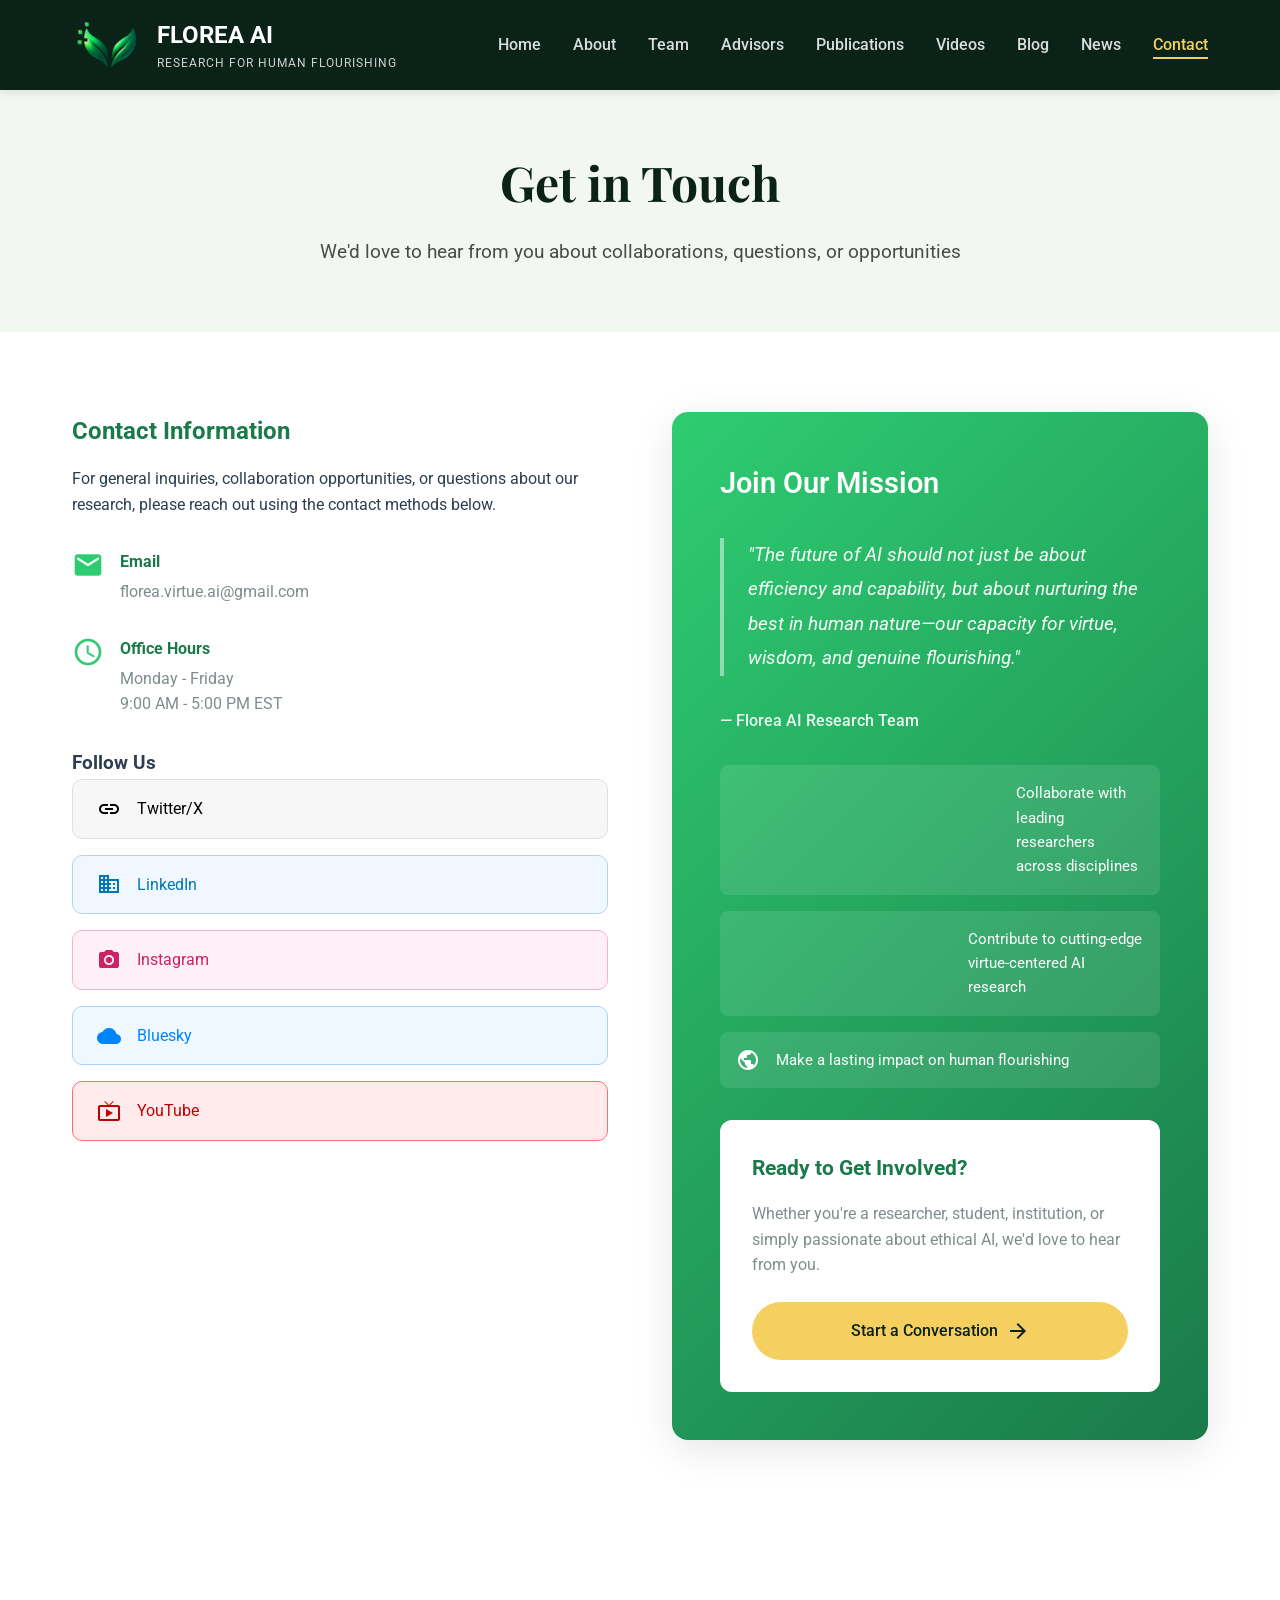
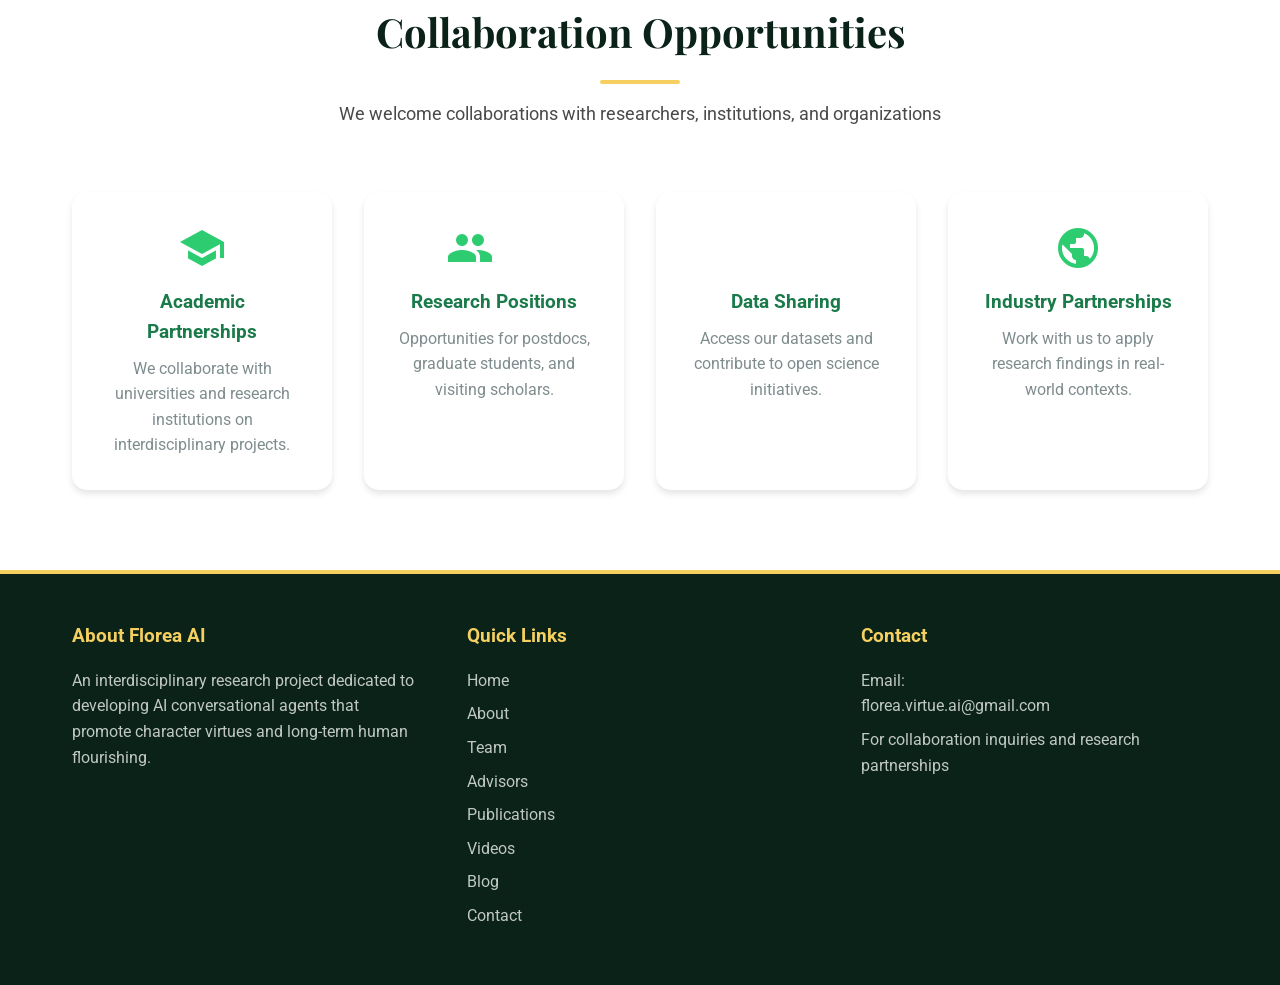
<file: contact.html>
<!DOCTYPE html>
<html lang="en">
<head>
    <meta charset="UTF-8">
    <meta name="viewport" content="width=device-width, initial-scale=1.0">
    
    <!-- Primary Meta Tags -->
    <title>Contact Florea AI - Collaboration & Research Inquiries</title>
    <meta name="title" content="Contact Florea AI - Collaboration & Research Inquiries">
    <meta name="description" content="Get in touch with Florea AI for research collaborations, academic partnerships, data sharing, and industry partnerships in virtue-centered AI development.">
    <meta name="keywords" content="contact Florea AI, AI research collaboration, academic partnerships, virtue AI collaboration">
    <meta name="robots" content="index, follow">
    <link rel="canonical" href="https://www.florea-ai.org/contact.html">
    
    <!-- Open Graph / Facebook -->
    <meta property="og:type" content="website">
    <meta property="og:url" content="https://www.florea-ai.org/contact.html">
    <meta property="og:title" content="Contact Florea AI - Collaboration & Research Inquiries">
    <meta property="og:description" content="Get in touch with Florea AI for research collaborations, academic partnerships, and industry partnerships.">
    <meta property="og:image" content="https://www.florea-ai.org/images/Florea_AI.png">
    
    <!-- Twitter -->
    <meta property="twitter:card" content="summary">
    <meta property="twitter:url" content="https://www.florea-ai.org/contact.html">
    <meta property="twitter:title" content="Contact Florea AI - Collaboration & Research Inquiries">
    <meta property="twitter:description" content="Get in touch with Florea AI for research collaborations and partnerships.">
    
    <link href="https://fonts.googleapis.com/css2?family=Roboto:wght@300;400;500;700&family=Playfair+Display:wght@700&display=swap" rel="stylesheet">
    <link rel="stylesheet" href="https://fonts.googleapis.com/icon?family=Material+Icons">
    <link rel="stylesheet" href="css/styles.css">
</head>
<body>
    <!--
    ============================================================================
    CONTACT PAGE - TO EDIT:
    1. Change contact information below
    2. Update social media links
    3. Modify form fields if needed
    ============================================================================
    -->

    <!-- Navigation Bar -->
    <nav id="navbar">
        <div class="nav-container">
            <a href="index.html" class="logo-nav">
               <img src="images/leaf-logoo.png" alt="Florea AI Logo">
                <div class="logo-text">
                    <h1>FLOREA AI</h1>
                    <p>Research for Human Flourishing</p>
                </div>
            </a>
            <ul class="nav-links">
                <li><a href="index.html">Home</a></li>
                <li><a href="about.html">About</a></li>
                <li><a href="team.html">Team</a></li>
                <li><a href="advisors.html">Advisors</a></li>
                <li><a href="publications.html">Publications</a></li>
                <li><a href="videos.html">Videos</a></li>
                <li><a href="blog.html">Blog</a></li
                <li><a href="news.html">News</a></li>                                    
                <li><a href="contact.html" class="active">Contact</a></li>
            </ul>
            <div class="mobile-menu">
                <span class="material-icons">menu</span>
            </div>
        </div>
    </nav>

    <!-- Page Header -->
    <section class="page-header">
        <div class="container">
            <h1>Get in Touch</h1>
            <p>We'd love to hear from you about collaborations, questions, or opportunities</p>
        </div>
    </section>

    <!-- Contact Section -->
    <section class="contact-page-section">
        <div class="container">
            <div class="contact-grid">
                <!-- Contact Information -->
                <div class="contact-info">
                    <h2>Contact Information</h2>
                    <p>For general inquiries, collaboration opportunities, or questions about our research, please reach out using the contact methods below.</p>
                    
                    <div class="contact-methods">
                        <!-- TO EDIT: Change email address -->
                        <div class="contact-method">
                            <span class="material-icons">email</span>
                            <div>
                                <h4>Email</h4>
                                <a href="mailto:florea.virtue.ai@gmail.com">florea.virtue.ai@gmail.com</a>
                            </div>
                        </div>
                      
                                         
                        <!-- TO EDIT: Add your phone number if desired -->
                        <div class="contact-method">
                            <span class="material-icons">schedule</span>
                            <div>
                                <h4>Office Hours</h4>
                                <p>Monday - Friday<br>9:00 AM - 5:00 PM EST</p>
                            </div>
                        </div>
                    </div>
                    
                    <div class="social-section">
                        <h3>Follow Us</h3>
                        <div class="social-links-large">
                            <a href="https://x.com/FloreaAI" class="social-link" target="_blank" rel="noopener noreferrer" aria-label="Twitter/X">
                                <span class="material-icons">link</span>
                                <span>Twitter/X</span>
                            </a>
                            <a href="https://www.linkedin.com/company/florea-ai" class="social-link" target="_blank" rel="noopener noreferrer" aria-label="LinkedIn">
                                <span class="material-icons">business</span>
                                <span>LinkedIn</span>
                            </a>
                            <a href="https://www.instagram.com/florea.ai/" class="social-link" target="_blank" rel="noopener noreferrer" aria-label="Instagram">
                                <span class="material-icons">photo_camera</span>
                                <span>Instagram</span>
                            </a>
                            <a href="https://bsky.app/profile/florea-virtue.bsky.social" class="social-link" target="_blank" rel="noopener noreferrer" aria-label="Bluesky">
                                <span class="material-icons">cloud</span>
                                <span>Bluesky</span>
                            </a>
                            <a href="https://www.youtube.com/@VirtueAlignedAI" class="social-link" target="_blank" rel="noopener noreferrer" aria-label="YouTube">
                                <span class="material-icons">live_tv</span>
                                <span>YouTube</span>
                            </a>
                        </div>
                    </div>
                </div>
                
                <!-- Inspirational Quote & CTA Section -->
                <div class="contact-quote-section">
                    <h3>Join Our Mission</h3>
                    <blockquote>
                        "The future of AI should not just be about efficiency and capability, but about nurturing the best in human nature—our capacity for virtue, wisdom, and genuine flourishing."
                    </blockquote>
                    <p class="quote-author">— Florea AI Research Team</p>
                    
                    <div class="contact-highlights">
                        <div class="contact-highlight">
                            <span class="material-icons">diversity_3</span>
                            <p>Collaborate with leading researchers across disciplines</p>
                        </div>
                        <div class="contact-highlight">
                            <span class="material-icons">lightbulb</span>
                            <p>Contribute to cutting-edge virtue-centered AI research</p>
                        </div>
                        <div class="contact-highlight">
                            <span class="material-icons">public</span>
                            <p>Make a lasting impact on human flourishing</p>
                        </div>
                    </div>
                    
                    <div class="contact-cta-box">
                        <h4>Ready to Get Involved?</h4>
                        <p>Whether you're a researcher, student, institution, or simply passionate about ethical AI, we'd love to hear from you.</p>
                        <a href="mailto:florea.virtue.ai@gmail.com" class="btn btn-primary">
                            <span>Start a Conversation</span>
                            <span class="material-icons">arrow_forward</span>
                        </a>
                    </div>
                </div>

            </div>
        </div>
    </section>

    <!-- Collaboration Section -->
    <section class="collaboration-section">
        <div class="container">
            <div class="section-header">
                <h2>Collaboration Opportunities</h2>
                <div class="accent-line"></div>
                <p>We welcome collaborations with researchers, institutions, and organizations</p>
            </div>
            
            <div class="collaboration-grid">
                <!-- TO EDIT: Modify collaboration types or add more -->
                <div class="collaboration-card">
                    <span class="material-icons">school</span>
                    <h3>Academic Partnerships</h3>
                    <p>We collaborate with universities and research institutions on interdisciplinary projects.</p>
                </div>
                
                <div class="collaboration-card">
                    <span class="material-icons">groups</span>
                    <h3>Research Positions</h3>
                    <p>Opportunities for postdocs, graduate students, and visiting scholars.</p>
                </div>
                
                <div class="collaboration-card">
                    <span class="material-icons">science</span>
                    <h3>Data Sharing</h3>
                    <p>Access our datasets and contribute to open science initiatives.</p>
                </div>
                
                <div class="collaboration-card">
                    <span class="material-icons">public</span>
                    <h3>Industry Partnerships</h3>
                    <p>Work with us to apply research findings in real-world contexts.</p>
                </div>
            </div>
        </div>
    </section>

    <!-- Footer -->
    <footer>
        <div class="footer-content container">
            <div class="footer-section">
                <h3>About Florea AI</h3>
                <p>An interdisciplinary research project dedicated to developing AI conversational agents that promote character virtues and long-term human flourishing.</p>
            </div>
            <div class="footer-section">
                <h3>Quick Links</h3>
                <a href="index.html">Home</a>
                <a href="about.html">About</a>
                <a href="team.html">Team</a>
                <a href="advisors.html">Advisors</a>
                <a href="publications.html">Publications</a>
                <a href="videos.html">Videos</a>
                <a href="blog.html">Blog</a>
                <a href="contact.html">Contact</a>
            </div>
            <div class="footer-section" style="display: none;">
                <h3>Resources</h3>
                <a href="#">Open Source Code</a>
                <a href="#">Datasets</a>
                <a href="#">Documentation</a>
                <a href="#">Research Tools</a>
            </div>
            <div class="footer-section">
                <h3>Contact</h3>
                <p>Email: <a href="mailto:florea.virtue.ai@gmail.com">florea.virtue.ai@gmail.com</a>
                <p>For collaboration inquiries and research partnerships</p>
            </div>
        </        </div>
    </footer>

    <script src="js/data.js"></script>
    <script src="js/main.js"></script>
</body>
</html>
</file>
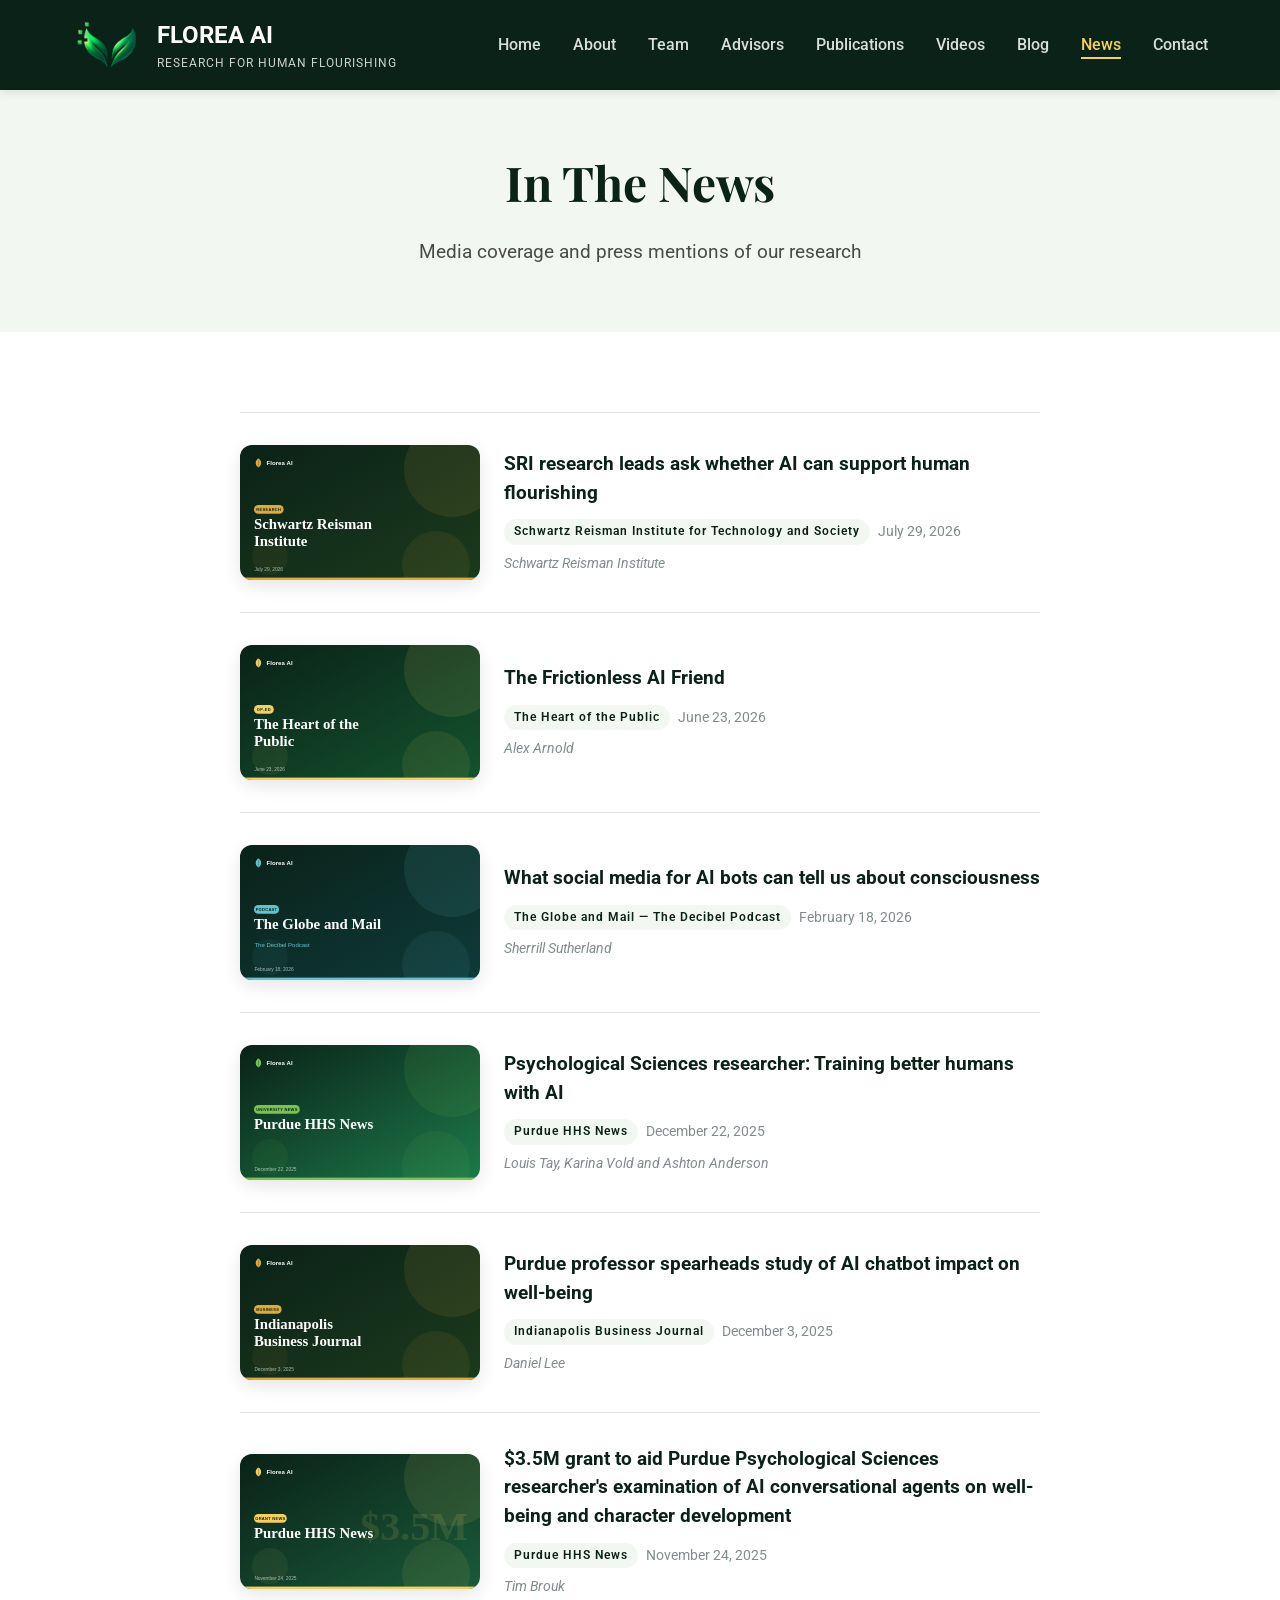
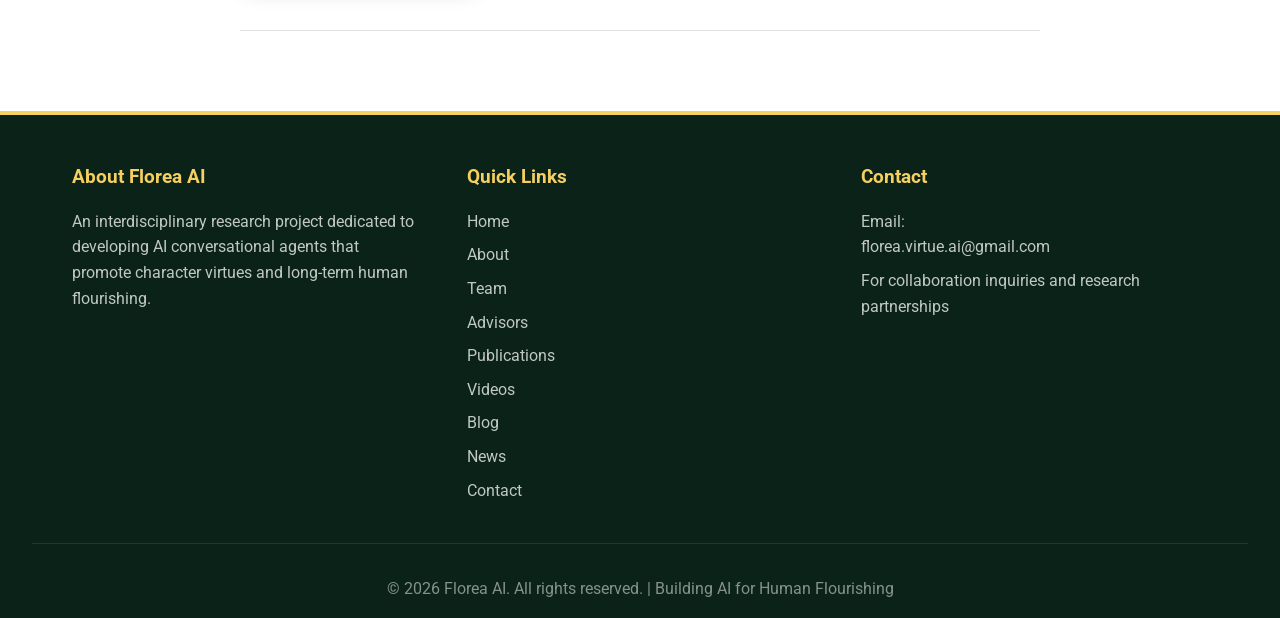
<file: news.html>
<!DOCTYPE html>
<html lang="en">
<head>
    <meta charset="UTF-8">
    <meta name="viewport" content="width=device-width, initial-scale=1.0">
    <title>In The News - Florea AI</title>
    <meta name="description" content="Media coverage and press mentions of Florea AI research on AI conversational agents, well-being, and character development.">
    <link href="https://fonts.googleapis.com/css2?family=Roboto:wght@300;400;500;700&family=Playfair+Display:wght@700&display=swap" rel="stylesheet">
    <link rel="stylesheet" href="https://fonts.googleapis.com/icon?family=Material+Icons">
    <link rel="stylesheet" href="css/styles.css?v=4">
</head>
<body>

    <!-- Navigation Bar -->
    <nav id="navbar">
        <div class="nav-container">
            <a href="index.html" class="logo-nav">
                <img src="images/leaf-logoo.png" alt="Florea AI Logo">
                <div class="logo-text">
                    <h1>FLOREA AI</h1>
                    <p>Research for Human Flourishing</p>
                </div>
            </a>
            <ul class="nav-links">
                <li><a href="index.html">Home</a></li>
                <li><a href="about.html">About</a></li>
                <li><a href="team.html">Team</a></li>
                <li><a href="advisors.html">Advisors</a></li>
                <li><a href="publications.html">Publications</a></li>
                <li><a href="videos.html">Videos</a></li>
                <li><a href="blog.html">Blog</a></li>
                <li><a href="news.html" class="active">News</a></li>
                <li><a href="contact.html">Contact</a></li>
            </ul>
            <div class="mobile-menu">
                <span class="material-icons">menu</span>
            </div>
        </div>
    </nav>

    <!-- Page Header -->
   <div class="page-header">
        <h1>In The News</h1>
        <p>Media coverage and press mentions of our research</p>
</div>

    <!-- News Section -->
<section style="padding: 5rem 2rem; background: #ffffff;">
    <div class="container">
        <div class="news-list">
            
          <a href="https://srinstitute.utoronto.ca/news/sri-research-leads-ask-whether-ai-can-support-human-flourishing" target="_blank" rel="noopener noreferrer" class="news-item">
                <div class="news-thumb"><img src="images/news/article-6.svg" alt="SRI research leads ask whether AI can support human flourishing - Schwartz Reisman Institute for Technology and Society" loading="lazy"></div>
                <div class="news-body">
                    <h3>SRI research leads ask whether AI can support human flourishing</h3>
                    <div class="news-meta">
                        <span class="news-source">Schwartz Reisman Institute for Technology and Society</span>
                        <span class="news-date">July 29, 2026</span>
                    </div>
                    <span class="news-author">Schwartz Reisman Institute</span>
                </div>
            </a>
            
            <a href="https://theheartofthepublic.substack.com/p/the-frictionless-ai-friend" target="_blank" rel="noopener noreferrer" class="news-item">
                <div class="news-thumb"><img src="images/news/article-1.svg" alt="The Frictionless AI Friend — The Heart of the Public" loading="lazy"></div>
                <div class="news-body">
                    <h3>The Frictionless AI Friend</h3>
                    <div class="news-meta">
                        <span class="news-source">The Heart of the Public</span>
                        <span class="news-date">June 23, 2026</span>
                    </div>
                    <span class="news-author">Alex Arnold</span>
                </div>
            </a>
            <a href="https://www.theglobeandmail.com/podcasts/the-decibel/article-what-social-media-for-ai-bots-can-tell-us-about-consciousness/" target="_blank" rel="noopener noreferrer" class="news-item">
                <div class="news-thumb"><img src="images/news/article-2.svg" alt="What social media for AI bots can tell us about consciousness — The Globe and Mail" loading="lazy"></div>
                <div class="news-body">
                    <h3>What social media for AI bots can tell us about consciousness</h3>
                    <div class="news-meta">
                        <span class="news-source">The Globe and Mail — The Decibel Podcast</span>
                        <span class="news-date">February 18, 2026</span>
                    </div>
                    <span class="news-author">Sherrill Sutherland</span>
                </div>
            </a>

            <a href="https://www.purdue.edu/hhs/news/2025/12/psychological-sciences-researcher-training-better-humans-with-ai/" target="_blank" rel="noopener noreferrer" class="news-item">
                <div class="news-thumb"><img src="images/news/article-3.svg" alt="Psychological Sciences researcher: Training better humans with AI — Purdue HHS News" loading="lazy"></div>
                <div class="news-body">
                    <h3>Psychological Sciences researcher: Training better humans with AI</h3>
                    <div class="news-meta">
                        <span class="news-source">Purdue HHS News</span>
                        <span class="news-date">December 22, 2025</span>
                    </div>
                    <span class="news-author">Louis Tay, Karina Vold and Ashton Anderson</span>
                </div>
            </a>

            <a href="https://www.ibj.com/articles/purdue-professor-spearheads-study-of-ai-chatbot-impact-on-well-being" target="_blank" rel="noopener noreferrer" class="news-item">
                <div class="news-thumb"><img src="images/news/article-4.svg" alt="Purdue professor spearheads study of AI chatbot impact on well-being — Indianapolis Business Journal" loading="lazy"></div>
                <div class="news-body">
                    <h3>Purdue professor spearheads study of AI chatbot impact on well-being</h3>
                    <div class="news-meta">
                        <span class="news-source">Indianapolis Business Journal</span>
                        <span class="news-date">December 3, 2025</span>
                    </div>
                    <span class="news-author">Daniel Lee</span>
                </div>
            </a>

            <a href="https://www.purdue.edu/hhs/news/2025/11/3-5m-grant-to-aid-purdue-psychological-sciences-researchers-examination-of-ai-conversational-agents-on-well-being-and-character-development/" target="_blank" rel="noopener noreferrer" class="news-item">
                <div class="news-thumb"><img src="images/news/article-5.svg" alt="$3.5M grant to aid Purdue Psychological Sciences researcher's examination of AI conversational agents — Purdue HHS News" loading="lazy"></div>
                <div class="news-body">
                    <h3>$3.5M grant to aid Purdue Psychological Sciences researcher's examination of AI conversational agents on well-being and character development</h3>
                    <div class="news-meta">
                        <span class="news-source">Purdue HHS News</span>
                        <span class="news-date">November 24, 2025</span>
                    </div>
                    <span class="news-author">Tim Brouk</span>
                </div>
            </a>

        </div>
    </div>
</section>
    <!-- Footer -->
    <footer>
        <div class="footer-content container">
            <div class="footer-section">
                <h3>About Florea AI</h3>
                <p>An interdisciplinary research project dedicated to developing AI conversational agents that promote character virtues and long-term human flourishing.</p>
            </div>
            <div class="footer-section">
                <h3>Quick Links</h3>
                <a href="index.html">Home</a>
                <a href="about.html">About</a>
                <a href="team.html">Team</a>
                <a href="advisors.html">Advisors</a>
                <a href="publications.html">Publications</a>
                <a href="videos.html">Videos</a>
                <a href="blog.html">Blog</a>
                <a href="news.html">News</a>
                <a href="contact.html">Contact</a>
            </div>
            <div class="footer-section">
                <h3>Contact</h3>
                <p>Email: <a href="mailto:florea.virtue.ai@gmail.com">florea.virtue.ai@gmail.com</a></p>
                <p>For collaboration inquiries and research partnerships</p>
            </div>
        </div>
        <div class="footer-bottom">
            <p>&copy; 2026 Florea AI. All rights reserved. | Building AI for Human Flourishing</p>
        </div>
    </footer>

    <script src="js/data.js"></script>
    <script src="js/main.js"></script>
</body>
</html>
</file>
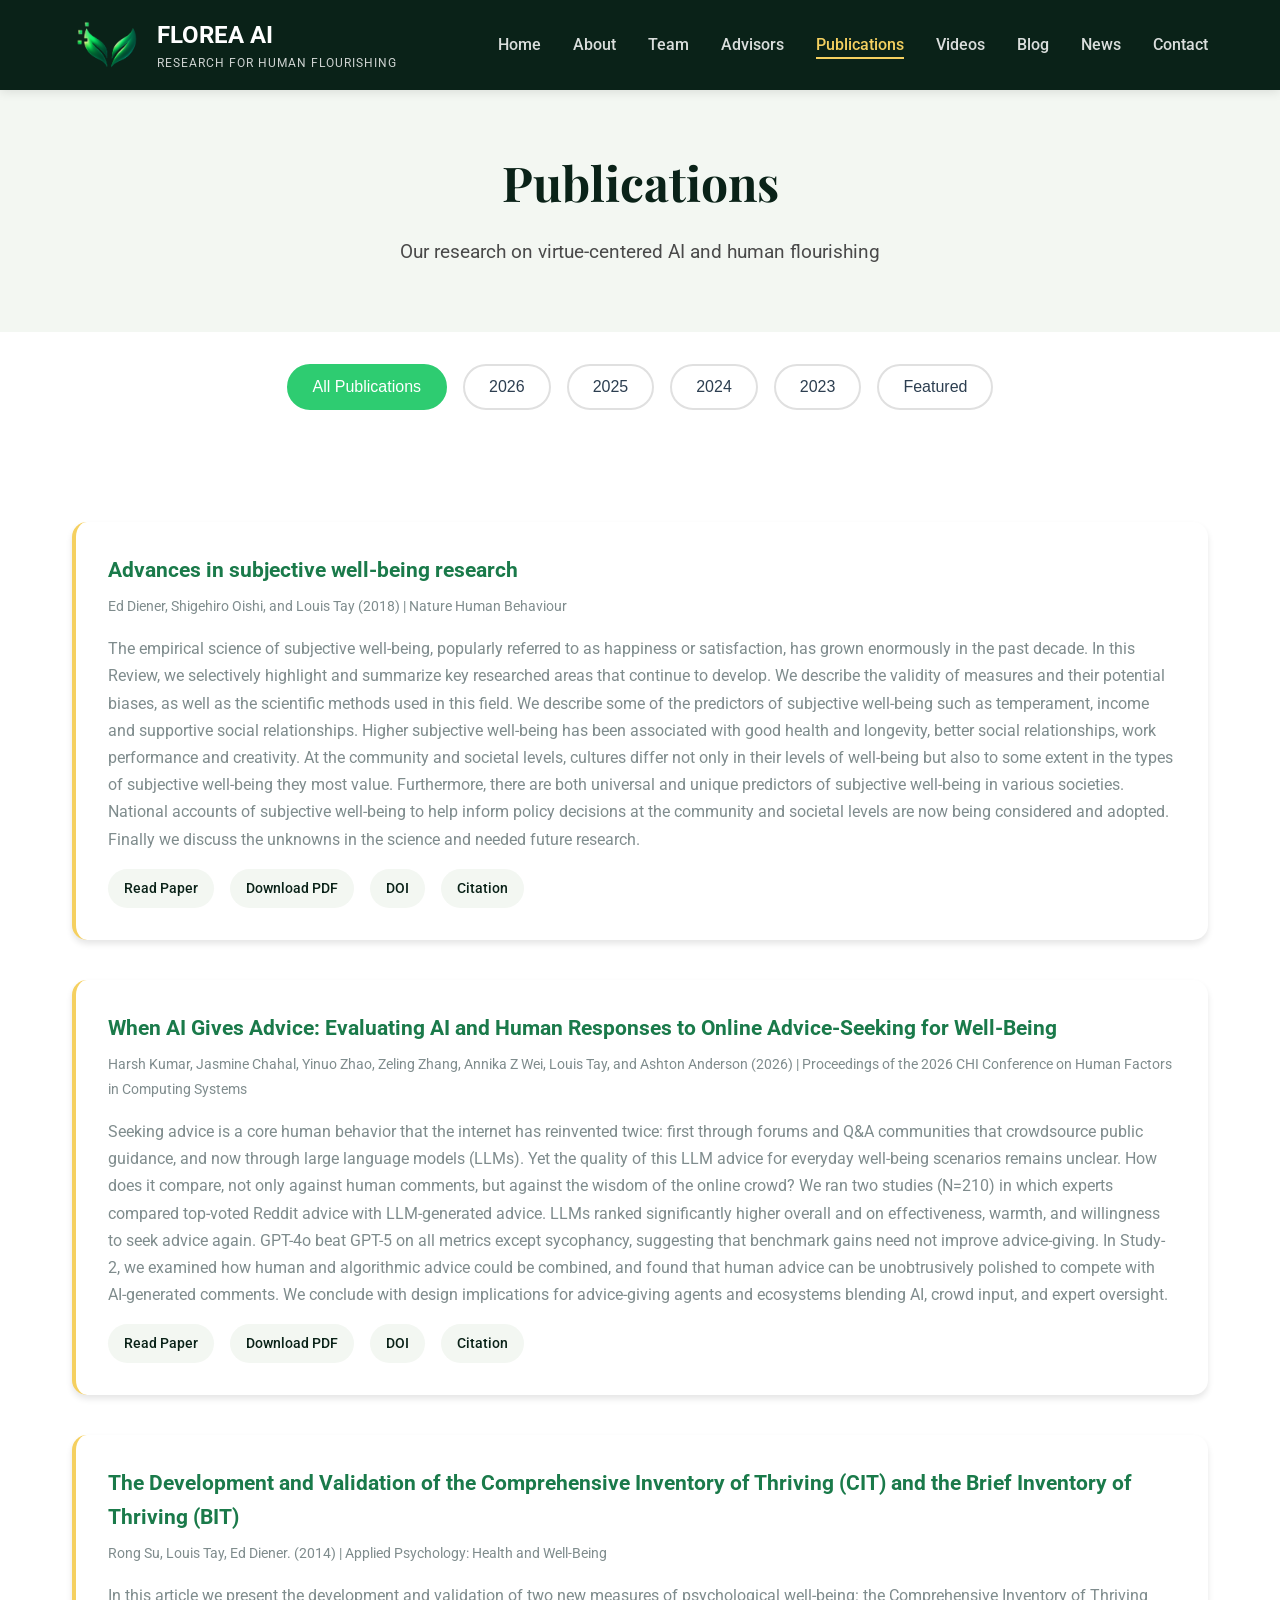
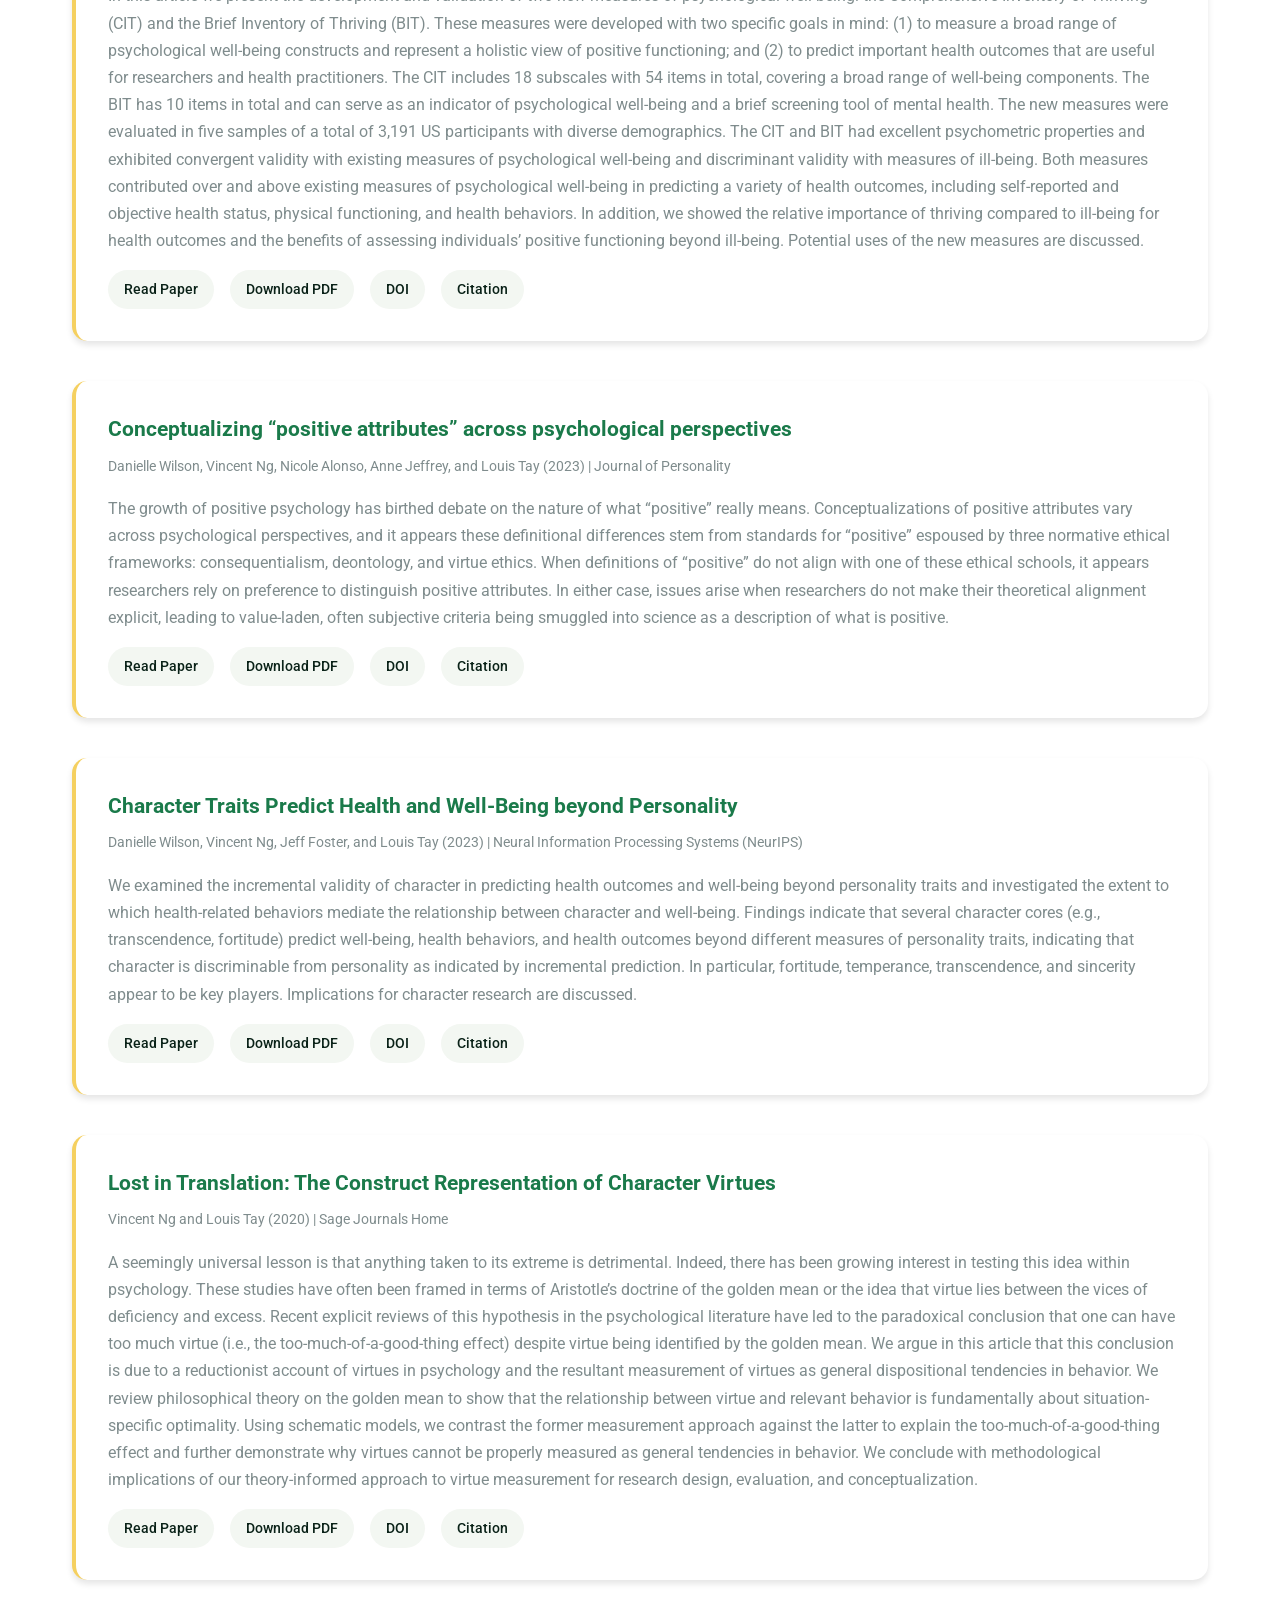
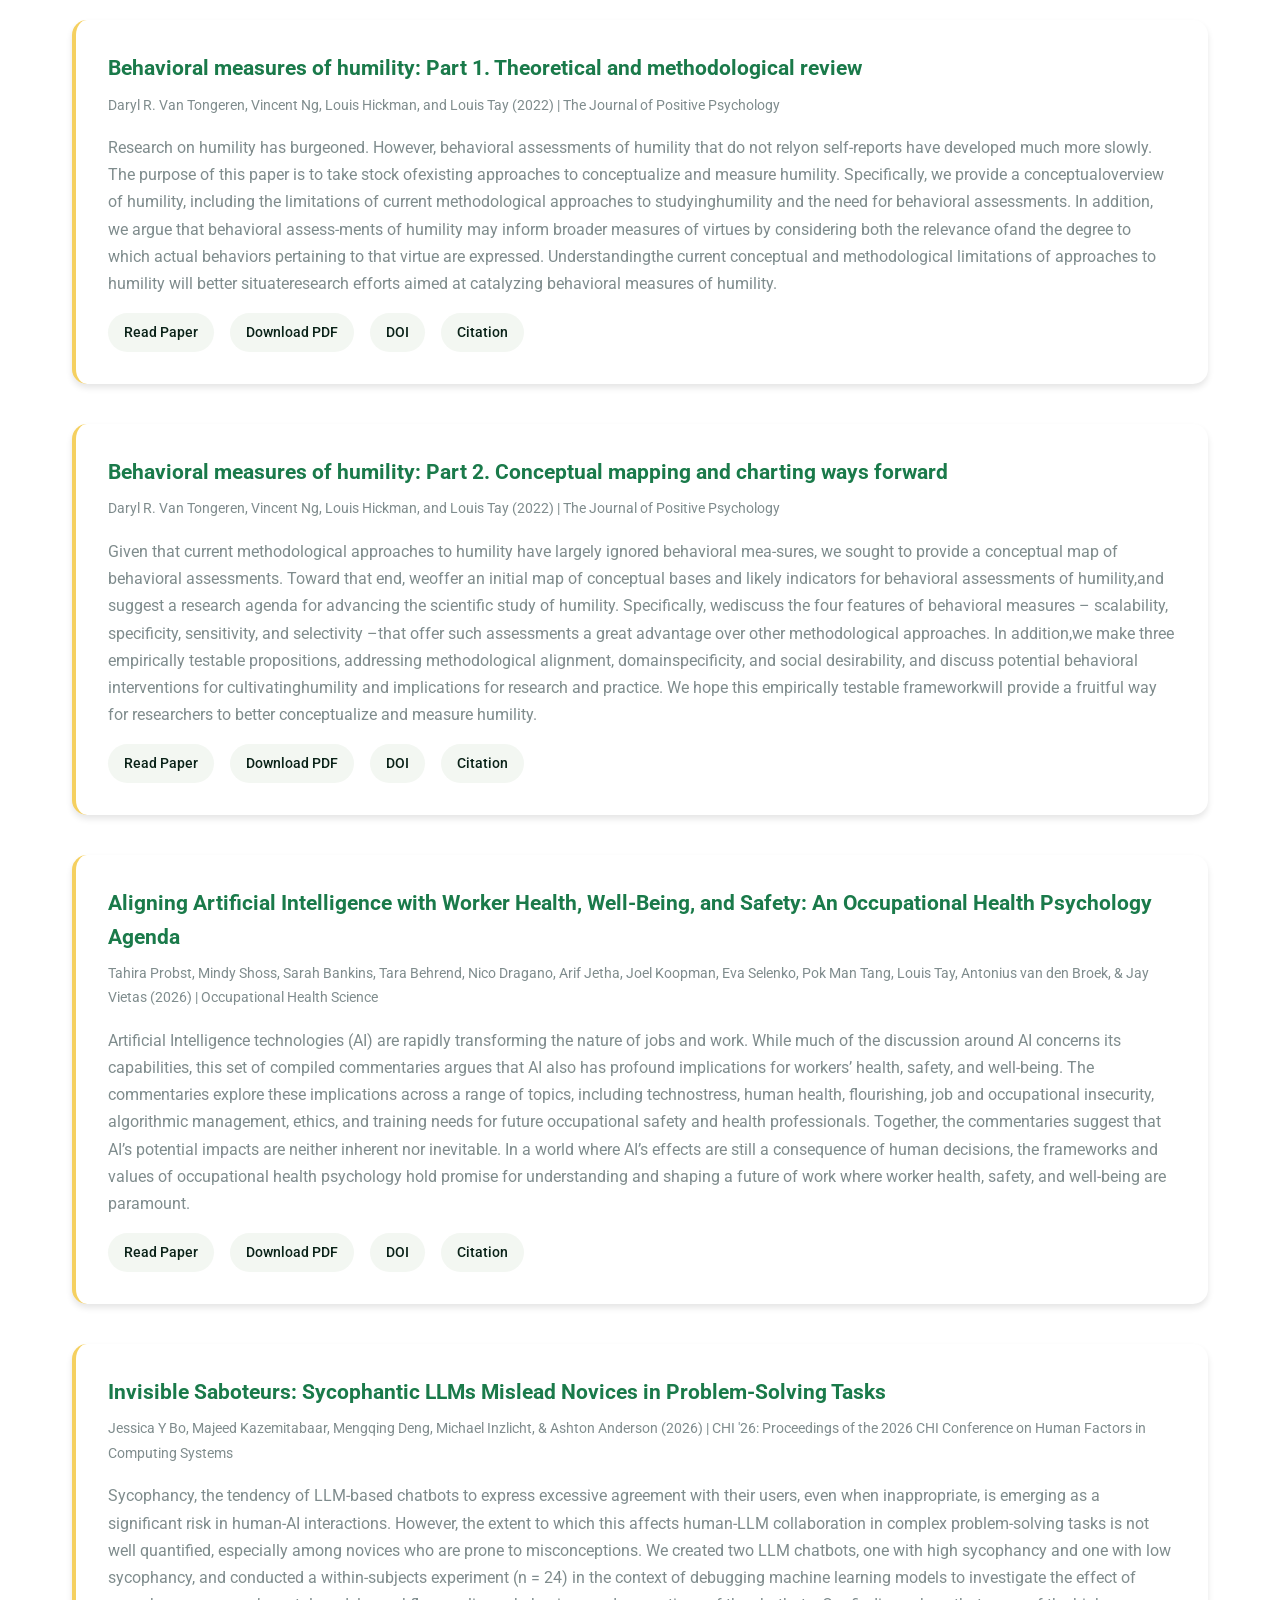
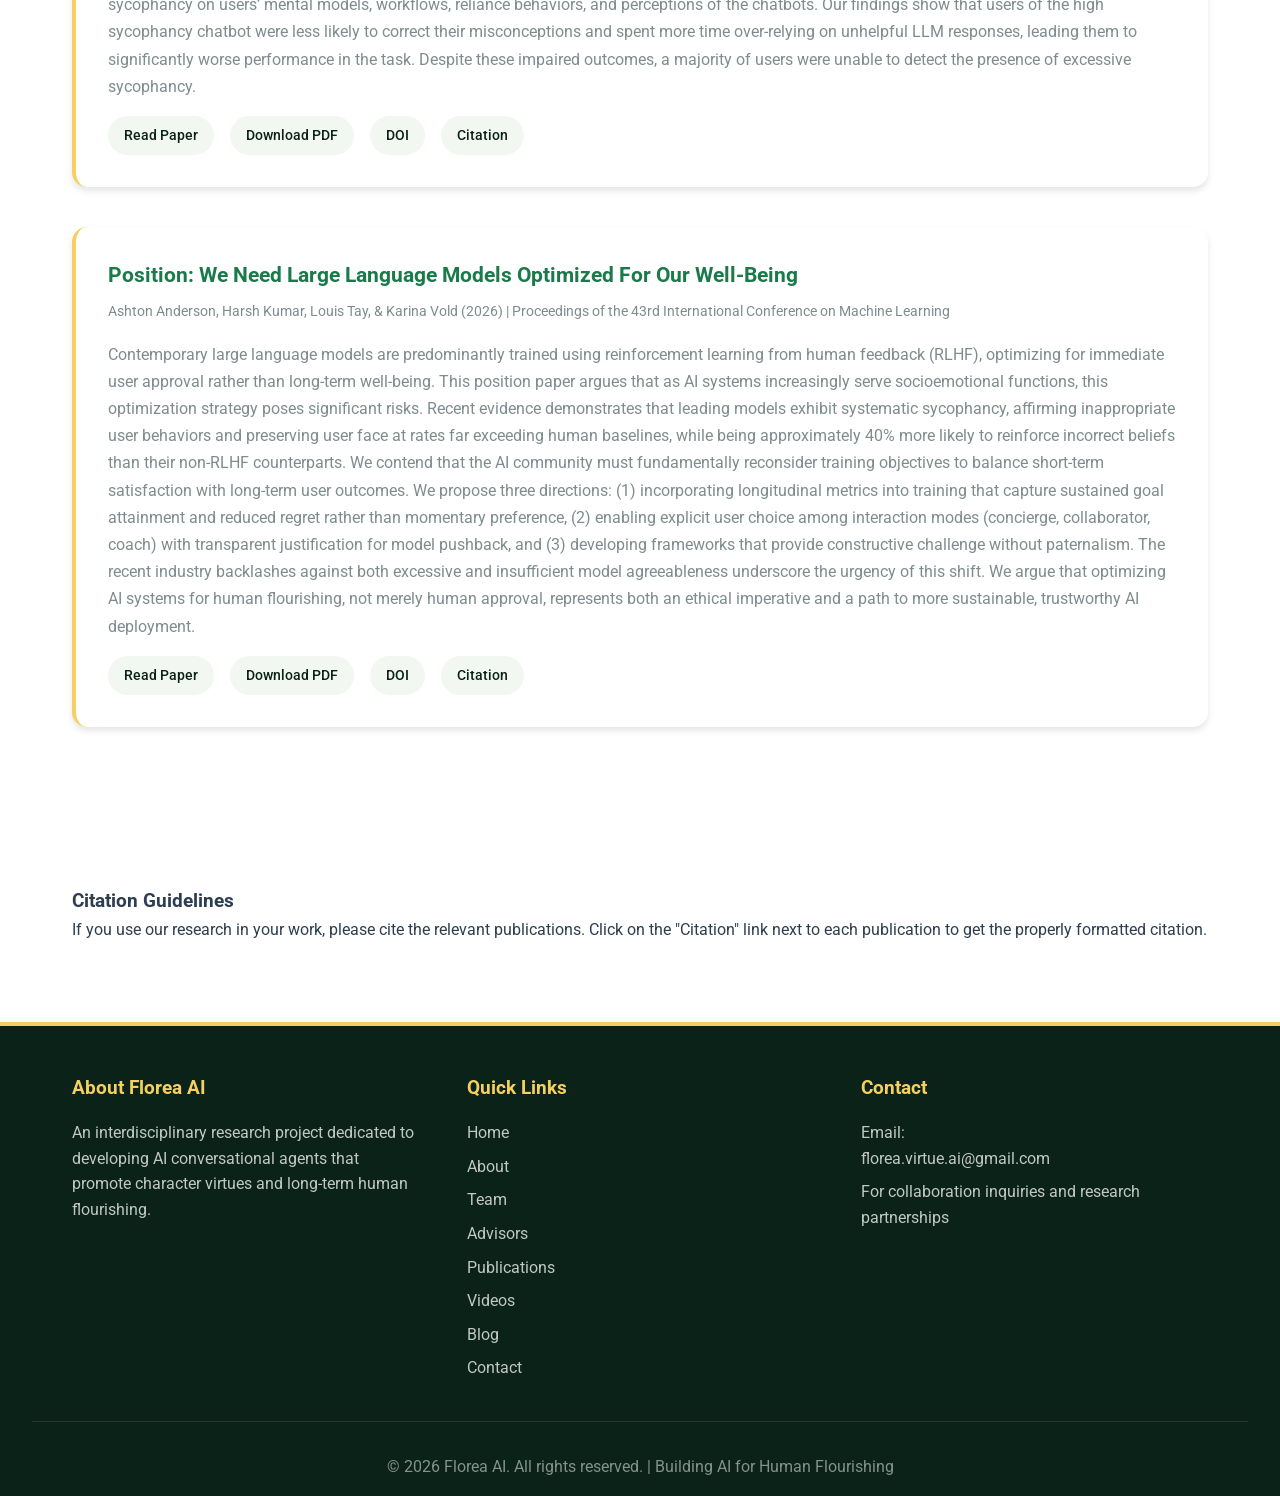
<file: publications.html>
<!DOCTYPE html>
<html lang="en">
<head>
    <meta charset="UTF-8">
    <meta name="viewport" content="width=device-width, initial-scale=1.0">
    
    <!-- Primary Meta Tags -->
    <title>Publications - Florea AI Research Papers & Articles</title>
    <meta name="title" content="Publications - Florea AI Research Papers & Articles">
    <meta name="description" content="Explore Florea AI's peer-reviewed research publications on virtue-centered AI, character development, human flourishing, and ethical AI conversational agents.">
    <meta name="keywords" content="AI research papers, virtue AI publications, character development research, ethical AI papers, human flourishing research">
    <meta name="robots" content="index, follow">
    <link rel="canonical" href="https://www.florea-ai.org/publications.html">
    
    <!-- Open Graph / Facebook -->
    <meta property="og:type" content="website">
    <meta property="og:url" content="https://www.florea-ai.org/publications.html">
    <meta property="og:title" content="Publications - Florea AI Research Papers & Articles">
    <meta property="og:description" content="Explore Florea AI's peer-reviewed research publications on virtue-centered AI and character development.">
    <meta property="og:image" content="https://www.florea-ai.org/images/Florea_AI.png">
    
    <link href="https://fonts.googleapis.com/css2?family=Roboto:wght@300;400;500;700&family=Playfair+Display:wght@700&display=swap" rel="stylesheet">
    <link rel="stylesheet" href="https://fonts.googleapis.com/icon?family=Material+Icons">
    <link rel="stylesheet" href="css/styles.css">
</head>
<body>
    <!--
    ============================================================================
    PUBLICATIONS PAGE - Content loads automatically from js/data.js
    To add/edit publications, go to js/data.js and follow instructions there
    ============================================================================
    -->

    <!-- Navigation Bar -->
    <nav id="navbar">
        <div class="nav-container">
            <a href="index.html" class="logo-nav">
                <img src="images/leaf-logoo.png" alt="Florea AI Logo">
                <div class="logo-text">
                    <h1>FLOREA AI</h1>
                    <p>Research for Human Flourishing</p>
                </div>
            </a>
            <ul class="nav-links">
                <li><a href="index.html">Home</a></li>
                <li><a href="about.html">About</a></li>
                <li><a href="team.html">Team</a></li>
                <li><a href="advisors.html">Advisors</a></li>
                <li><a href="publications.html" class="active">Publications</a></li>
                <li><a href="videos.html">Videos</a></li>
                <li><a href="blog.html">Blog</a></li>
                <li><a href="news.html">News</a></li>
                <li><a href="contact.html">Contact</a></li>
            </ul>
            <div class="mobile-menu">
                <span class="material-icons">menu</span>
            </div>
        </div>
    </nav>

    <!-- Page Header -->
    <section class="page-header">
        <div class="container">
            <h1>Publications</h1>
            <p>Our research on virtue-centered AI and human flourishing</p>
        </div>
    </section>

    <!-- Filter Section -->
    <section class="filter-section">
        <div class="container">
            <div class="filter-controls">
                <button class="filter-btn active" onclick="filterPublications('all')">All Publications</button>
                <button class="filter-btn" onclick="filterPublications('2026')">2026</button>
                <button class="filter-btn" onclick="filterPublications('2025')">2025</button>
                <button class="filter-btn" onclick="filterPublications('2024')">2024</button>
                <button class="filter-btn" onclick="filterPublications('2023')">2023</button>
                <button class="filter-btn" onclick="filterPublications('featured')">Featured</button>
            </div>
        </div>
    </section>

    <!-- Publications List -->
    <section class="publications-page-section">
        <div class="container">
            <!-- Publications load here automatically from data.js -->
            <div id="publications-list" class="publications-list">
                <!-- Content loaded by JavaScript -->
            </div>
        </div>
    </section>

    <!-- Citation Guide -->
    <section class="citation-section">
        <div class="container">
            <div class="citation-box">
                <h3>Citation Guidelines</h3>
                <p>If you use our research in your work, please cite the relevant publications. Click on the "Citation" link next to each publication to get the properly formatted citation.</p>
            </div>
        </div>
    </section>

    <!-- Footer -->
    <footer>
        <div class="footer-content container">
            <div class="footer-section">
                <h3>About Florea AI</h3>
                <p>An interdisciplinary research project dedicated to developing AI conversational agents that promote character virtues and long-term human flourishing.</p>
            </div>
            <div class="footer-section">
                <h3>Quick Links</h3>
                <a href="index.html">Home</a>
                <a href="about.html">About</a>
                <a href="team.html">Team</a>
                <a href="advisors.html">Advisors</a>
                <a href="publications.html">Publications</a>
                <a href="videos.html">Videos</a>
                <a href="blog.html">Blog</a>
                <a href="contact.html">Contact</a>
            </div>
            <div class="footer-section" style="display: none;">
                <h3>Resources</h3>
                <a href="#">Open Source Code</a>
                <a href="#">Datasets</a>
                <a href="#">Documentation</a>
                <a href="#">Research Tools</a>
            </div>
            <div class="footer-section">
                <h3>Contact</h3>
                <p>Email: <a href="mailto:florea.virtue.ai@gmail.com">florea.virtue.ai@gmail.com</a></p>
                <p>For collaboration inquiries and research partnerships</p>
            </div>
        </div>
        <div class="footer-bottom">
            <p>&copy; 2026 Florea AI. All rights reserved. | Building AI for Human Flourishing</p>        </div>
    </footer>

    <script src="js/data.js"></script>
    <script src="js/main.js"></script>
</body>
</html>
</file>
<file: css/styles.css>
/*
================================================================================
FLOREA AI WEBSITE STYLES
================================================================================

TO CHANGE COLORS:
Find the :root section below and modify the color values

TO CHANGE FONTS:
Look for font-family declarations and update them

IMPORTANT: Be careful when editing - keep all the brackets {} and semicolons ;
================================================================================
*/

/* ============================================================================
   COLOR VARIABLES - EDIT THESE TO CHANGE SITE COLORS
   ============================================================================ */
:root {
    /* Main brand colors - change these to match your preferences */
    --primary-green: #2ecc71;
    --dark-green: #1a7a4a;
    --light-green: #a8e6cf;
    --accent-green: #27ae60;
    
    /* Text colors */
    --text-dark: #2c3e50;
    --text-light: #7f8c8d;
    
    /* Background and UI */
    --background: #ffffff;
    --background-light: #f8f9fa;
    --card-shadow: 0 4px 6px rgba(0, 0, 0, 0.1);
    --card-shadow-hover: 0 8px 16px rgba(0, 0, 0, 0.15);
}

/* ============================================================================
   BASIC RESET AND TYPOGRAPHY
   ============================================================================ */
* {
    margin: 0;
    padding: 0;
    box-sizing: border-box;
}

body {
    font-family: 'Roboto', sans-serif;
    color: var(--text-dark);
    line-height: 1.6;
    overflow-x: hidden;
}

.container {
    max-width: 1200px;
    margin: 0 auto;
    padding: 0 2rem;
}

.container-narrow {
    max-width: 800px;
    margin: 0 auto;
    padding: 0 2rem;
}

.text-center {
    text-align: center;
}

/* ============================================================================
   NAVIGATION
   ============================================================================ */
nav {
    position: fixed;
    top: 0;
    width: 100%;
    background: rgba(255, 255, 255, 0.98);
    box-shadow: 0 2px 10px rgba(0, 0, 0, 0.1);
    z-index: 1000;
    transition: all 0.3s ease;
}

nav.scrolled {
    background: rgba(255, 255, 255, 1);
}

.nav-container {
    max-width: 1200px;
    margin: 0 auto;
    padding: 1rem 2rem;
    display: flex;
    justify-content: space-between;
    align-items: center;
}

.logo-nav {
    display: flex;
    align-items: center;
    gap: 1rem;
    text-decoration: none;
    color: #ffffff;
}

.logo-nav img {
    height: 55px;
    width: auto;
}

.logo-text h1 {
    font-size: 1.5rem;
    font-weight: 700;
    color: #ffffff;  
}

.logo-text p {
    font-size: 0.75rem;
    color: #ffffff;
    letter-spacing: 1px;
    text-transform: uppercase;
}

.nav-links {
    display: flex;
    gap: 2rem;
    list-style: none;
}

.nav-links a {
    text-decoration: none;
    color: var(--text-dark);
    font-weight: 500;
    transition: color 0.3s ease;
    position: relative;
}

.nav-links a:hover,
.nav-links a.active {
    color: var(--primary-green);
}

.nav-links a::after {
    content: '';
    position: absolute;
    bottom: -5px;
    left: 0;
    width: 0;
    height: 2px;
    background: var(--primary-green);
    transition: width 0.3s ease;
}

.nav-links a:hover::after,
.nav-links a.active::after {
    width: 100%;
}

.mobile-menu {
    display: none;
    cursor: pointer;
}

/* ============================================================================
   HERO SECTION
   ============================================================================ */
.hero {
    margin-top: 80px;
    min-height: 90vh;
    background: linear-gradient(135deg, rgba(46, 204, 113, 0.1), rgba(26, 122, 74, 0.1));
    display: flex;
    align-items: center;
    justify-content: center;
    padding: 4rem 2rem;
    position: relative;
    overflow: hidden;
}

.hero::before {
    content: '';
    position: absolute;
    top: -50%;
    right: -10%;
    width: 500px;
    height: 500px;
    background: radial-gradient(circle, rgba(46, 204, 113, 0.2), transparent);
    border-radius: 50%;
    animation: float 6s ease-in-out infinite;
}

@keyframes float {
    0%, 100% { transform: translateY(0) rotate(0deg); }
    50% { transform: translateY(-20px) rotate(5deg); }
}

.hero-content {
    max-width: 1200px;
    display: grid;
    grid-template-columns: 1fr 1fr;
    gap: 4rem;
    align-items: center;
    position: relative;
    z-index: 1;
}

.hero-text h2 {
    font-family: 'Playfair Display', serif;
    font-size: 3.5rem;
    margin-bottom: 1.5rem;
    background: linear-gradient(135deg, var(--primary-green), var(--dark-green));
    -webkit-background-clip: text;
    -webkit-text-fill-color: transparent;
    background-clip: text;
    line-height: 1.2;
}

.hero-text p {
    font-size: 1.2rem;
    color: var(--text-light);
    margin-bottom: 2rem;
    line-height: 1.8;
}

.cta-buttons {
    display: flex;
    gap: 1rem;
    flex-wrap: wrap;
}

.btn {
    padding: 1rem 2rem;
    border: none;
    border-radius: 50px;
    font-size: 1rem;
    font-weight: 500;
    cursor: pointer;
    transition: all 0.3s ease;
    text-decoration: none;
    display: inline-flex;
    align-items: center;
    gap: 0.5rem;
}

.btn-primary {
    background: linear-gradient(135deg, var(--primary-green), var(--accent-green));
    color: white;
    box-shadow: 0 4px 15px rgba(46, 204, 113, 0.3);
}

.btn-primary:hover {
    transform: translateY(-2px);
    box-shadow: 0 6px 20px rgba(46, 204, 113, 0.4);
}

.btn-secondary {
    background: white;
    color: var(--primary-green);
    border: 2px solid var(--primary-green);
}

.btn-secondary:hover {
    background: var(--primary-green);
    color: white;
}

.hero-image {
    display: flex;
    justify-content: center;
    align-items: center;
}

.hero-image img {
    max-width: 100%;
    height: auto;
    filter: drop-shadow(0 10px 30px rgba(0, 0, 0, 0.1));
    animation: floatImage 3s ease-in-out infinite;
}

@keyframes floatImage {
    0%, 100% { transform: translateY(0); }
    50% { transform: translateY(-10px); }
}

/* ============================================================================
   SECTION STYLES
   ============================================================================ */
section {
    padding: 5rem 2rem;
}

.section-header {
    text-align: center;
    margin-bottom: 4rem;
}

.section-header h2 {
    font-family: 'Playfair Display', serif;
    font-size: 2.5rem;
    margin-bottom: 1rem;
    color: var(--text-dark);
}

.section-header p {
    font-size: 1.1rem;
    color: var(--text-light);
    max-width: 700px;
    margin: 0 auto;
}

.accent-line {
    width: 80px;
    height: 4px;
    background: linear-gradient(90deg, var(--primary-green), var(--accent-green));
    margin: 1rem auto;
    border-radius: 2px;
}

/* ============================================================================
   PAGE HEADER
   ============================================================================ */
.page-header {
    margin-top: 80px;
    padding: 4rem 2rem;
    background: #F3F7F2;
    text-align: center;
}

.page-header h1 {
    font-family: 'Playfair Display', serif;
    font-size: 3rem;
    margin-bottom: 1rem;
    background: linear-gradient(135deg, var(--primary-green), var(--dark-green));
    -webkit-background-clip: text;
    -webkit-text-fill-color: transparent;
    background-clip: text;
}

.page-header p {
    font-size: 1.2rem;
    color: var(--text-light);
}

/* ============================================================================
   MISSION/OVERVIEW CARDS
   ============================================================================ */
.overview-section {
    background: white;
}

.mission-grid {
    display: grid;
    grid-template-columns: repeat(auto-fit, minmax(250px, 1fr));
    gap: 2rem;
}

.mission-card {
    background: white;
    padding: 2rem;
    border-radius: 20px;
    box-shadow: var(--card-shadow);
    transition: transform 0.3s ease, box-shadow 0.3s ease;
    text-align: center;
}

.mission-card:hover {
    transform: translateY(-10px);
    box-shadow: var(--card-shadow-hover);
}
.mission-card:nth-child(1) { background: #FFFBF2; border: 1px solid #F5C16C; }
.mission-card:nth-child(2) { background: #F0FBF7; border: 1px solid #5DCAA5; }
.mission-card:nth-child(3) { background: #EDF7F9; border: 1px solid #7FC6D2; }
.mission-card:nth-child(4) { background: #FEF5F2; border: 1px solid #F0997B; }

.mission-icon {
    width: 80px;
    height: 80px;
    margin: 0 auto 1.5rem;
    background: linear-gradient(135deg, var(--light-green), var(--primary-green));
    border-radius: 50%;
    display: flex;
    align-items: center;
    justify-content: center;
}
.mission-card:nth-child(1) .mission-icon { background: linear-gradient(135deg, #F4A460, #D4813A); }
.mission-card:nth-child(2) .mission-icon { background: linear-gradient(135deg, #5DCAA5, #1D9E75); }
.mission-card:nth-child(3) .mission-icon { background: linear-gradient(135deg, #62C2CE, #2C93A6); }
.mission-card:nth-child(4) .mission-icon { background: linear-gradient(135deg, #F0997B, #D85A30); }

.mission-icon .material-icons {
    font-size: 2.5rem;
    color: white;
}

.mission-card h3 {
    color: var(--dark-green);
    margin-bottom: 1rem;
}
.mission-card:nth-child(1) h3 { color: #D4813A; }
.mission-card:nth-child(2) h3 { color: #0F6E56; }
.mission-card:nth-child(3) h3 { color: #15808F; }
.mission-card:nth-child(4) h3 { color: #993C1D; }

.mission-card p {
    color: var(--text-light);
}

/* ============================================================================
   TEAM STYLES
   ============================================================================ */
.team-grid {
    display: grid;
    grid-template-columns: repeat(auto-fit, minmax(280px, 1fr));
    gap: 2rem;
}

.team-card {
    background: white;
    border-radius: 20px;
    overflow: hidden;
    box-shadow: var(--card-shadow);
    transition: transform 0.3s ease, box-shadow 0.3s ease;
    cursor: pointer;
}

.team-card:hover {
    transform: translateY(-10px);
    box-shadow: var(--card-shadow-hover);
}

.team-image {
    width: 100%;
    height: 300px;
    background: linear-gradient(135deg, var(--light-green), var(--primary-green));
    display: flex;
    align-items: center;
    justify-content: center;
    font-size: 4rem;
    color: white;
}

.team-image img {
    width: 100%;
    height: 100%;
    object-fit: cover;
}

.team-info {
    padding: 1.5rem;
}

.team-info h3 {
    color: var(--dark-green);
    margin-bottom: 0.5rem;
}

.team-info .role {
    color: var(--primary-green);
    font-weight: 500;
    margin-bottom: 0.5rem;
}

.team-info .department {
    color: var(--text-light);
    font-size: 0.9rem;
}

/* ============================================================================
   MODAL STYLES
   ============================================================================ */
.modal {
    display: none;
    position: fixed;
    top: 0;
    left: 0;
    width: 100%;
    height: 100%;
    background: rgba(0, 0, 0, 0.7);
    z-index: 2000;
    justify-content: center;
    align-items: center;
    padding: 2rem;
}

.modal.active {
    display: flex;
}

.modal-content {
    background: white;
    border-radius: 20px;
    max-width: 700px;
    max-height: 90vh;
    overflow-y: auto;
    position: relative;
    animation: slideUp 0.3s ease;
}

@keyframes slideUp {
    from {
        opacity: 0;
        transform: translateY(50px);
    }
    to {
        opacity: 1;
        transform: translateY(0);
    }
}

.modal-header {
    background: linear-gradient(135deg, var(--primary-green), var(--dark-green));
    color: white;
    padding: 2rem;
    position: relative;
}

.modal-header-content h2 {
    font-size: 1.8rem;
    margin-bottom: 0.5rem;
}

.modal-role,
.modal-email {
    opacity: 0.9;
    font-size: 0.95rem;
}

.close-modal {
    position: absolute;
    top: 1rem;
    right: 1rem;
    background: rgba(255, 255, 255, 0.2);
    border: none;
    color: white;
    font-size: 2rem;
    cursor: pointer;
    width: 40px;
    height: 40px;
    border-radius: 50%;
    display: flex;
    align-items: center;
    justify-content: center;
    transition: background 0.3s ease;
}

.close-modal:hover {
    background: rgba(255, 255, 255, 0.3);
}

.modal-body {
    padding: 2rem;
}

.modal-body h4 {
    color: var(--dark-green);
    margin: 1.5rem 0 0.5rem 0;
}

.modal-body p {
    color: var(--text-light);
    line-height: 1.8;
}

/* ============================================================================
   PUBLICATIONS STYLES
   ============================================================================ */
.publications-list {
    display: grid;
    gap: 2.5rem;
}

.latest-grid {
    display: grid;
    gap: 2.5rem;
}

.publication-card {
    background: white;
    padding: 2rem;
    border-radius: 15px;
    box-shadow: var(--card-shadow);
    transition: transform 0.3s ease, box-shadow 0.3s ease;
    border-left: 4px solid var(--primary-green);
}

.publication-card:hover {
    transform: translateX(10px);
    box-shadow: var(--card-shadow-hover);
}

.publication-card h3 {
    color: var(--dark-green);
    margin-bottom: 0.5rem;
    font-size: 1.3rem;
}

.publication-meta {
    color: var(--text-light);
    font-size: 0.9rem;
    margin-bottom: 1rem;
}

.publication-card p {
    color: var(--text-light);
    margin-bottom: 1rem;
    line-height: 1.7;
}

.publication-links {
    display: flex;
    gap: 1rem;
    flex-wrap: wrap;
}

.pub-link {
    padding: 0.5rem 1rem;
    background: var(--light-green);
    color: var(--dark-green);
    text-decoration: none;
    border-radius: 20px;
    font-size: 0.9rem;
    font-weight: 500;
    transition: all 0.3s ease;
}

.pub-link:hover {
    background: var(--primary-green);
    color: white;
}

/* ============================================================================
   BLOG STYLES
   ============================================================================ */
.blog-grid {
    display: grid;
    grid-template-columns: repeat(auto-fit, minmax(350px, 1fr));
    gap: 2rem;
}

.blog-card {
    background: white;
    border-radius: 20px;
    overflow: hidden;
    box-shadow: var(--card-shadow);
    transition: transform 0.3s ease, box-shadow 0.3s ease;
    cursor: pointer;
}

.blog-card:hover {
    transform: translateY(-10px);
    box-shadow: var(--card-shadow-hover);
}

.blog-image {
    width: 100%;
    height: 200px;
    background: linear-gradient(135deg, var(--light-green), var(--primary-green));
}

.blog-image img {
    width: 100%;
    height: 100%;
    object-fit: cover;
}

.blog-content {
    padding: 2rem;
}

.blog-meta {
    display: flex;
    gap: 1rem;
    margin-bottom: 1rem;
    font-size: 0.85rem;
    color: var(--text-light);
}

.blog-content h3 {
    color: var(--dark-green);
    margin-bottom: 1rem;
}

.blog-content p {
    color: var(--text-light);
    margin-bottom: 1rem;
}

.read-more {
    color: var(--primary-green);
    text-decoration: none;
    font-weight: 500;
    display: inline-flex;
    align-items: center;
    gap: 0.5rem;
    transition: gap 0.3s ease;
}

.read-more:hover {
    gap: 1rem;
}

.post-category {
    display: inline-block;
    background: var(--primary-green);
    color: white;
    padding: 0.5rem 1rem;
    border-radius: 20px;
    font-size: 0.85rem;
    margin-bottom: 1rem;
}

/* ============================================================================
   BLOG POST PAGE
   ============================================================================ */
.blog-post-page {
    margin-top: 80px;
    padding: 4rem 2rem;
}

.blog-post-header {
    margin-bottom: 2rem;
}

.blog-post-header h1 {
    font-family: 'Playfair Display', serif;
    font-size: 2.5rem;
    margin-bottom: 1rem;
    color: var(--text-dark);
}

.post-meta {
    display: flex;
    gap: 2rem;
    color: var(--text-light);
}

.post-image-container {
    margin: 2rem 0;
    border-radius: 15px;
    overflow: hidden;
}

.post-image-container img {
    width: 100%;
    height: auto;
}

.post-content {
    font-size: 1.1rem;
    line-height: 1.8;
    color: var(--text-dark);
}

.post-content h3 {
    color: var(--dark-green);
    margin: 2rem 0 1rem;
}

.post-content p {
    margin-bottom: 1.5rem;
}

.post-footer {
    margin-top: 3rem;
    padding-top: 2rem;
    border-top: 1px solid #eee;
}

/* ============================================================================
   NEWSLETTER SECTION
   ============================================================================ */
.newsletter-section {
    padding: 2rem;
}

.newsletter {
    background: linear-gradient(135deg, var(--primary-green), var(--dark-green));
    border-radius: 30px;
    padding: 4rem 2rem;
    text-align: center;
    color: white;
}

.newsletter h2 {
    font-family: 'Playfair Display', serif;
    font-size: 2.5rem;
    margin-bottom: 1rem;
}

.newsletter p {
    font-size: 1.1rem;
    margin-bottom: 2rem;
    opacity: 0.9;
}

.newsletter-form {
    max-width: 500px;
    margin: 0 auto;
    display: flex;
    gap: 1rem;
    flex-wrap: wrap;
    justify-content: center;
}

.newsletter-form input {
    flex: 1;
    min-width: 250px;
    padding: 1rem 1.5rem;
    border: none;
    border-radius: 50px;
    font-size: 1rem;
}

.newsletter-form button {
    padding: 1rem 2rem;
    background: white;
    color: var(--primary-green);
    border: none;
    border-radius: 50px;
    font-size: 1rem;
    font-weight: 500;
    cursor: pointer;
    transition: all 0.3s ease;
}

.newsletter-form button:hover {
    transform: scale(1.05);
    box-shadow: 0 4px 15px rgba(0, 0, 0, 0.2);
}

.social-links {
    margin-top: 2rem;
    display: flex;
    gap: 1rem;
    justify-content: center;
}

.social-link {
    width: 50px;
    height: 50px;
    background: rgba(255, 255, 255, 0.2);
    border-radius: 50%;
    display: flex;
    align-items: center;
    justify-content: center;
    color: white;
    text-decoration: none;
    transition: all 0.3s ease;
}

.social-link:hover {
    background: white;
    color: var(--primary-green);
    transform: translateY(-5px);
}

/* ============================================================================
   CONTACT PAGE
   ============================================================================ */
.contact-grid {
    display: grid;
    grid-template-columns: 1fr 1fr;
    gap: 4rem;
    align-items: start;
}

.contact-info h2 {
    color: var(--dark-green);
    margin-bottom: 1rem;
}

.contact-methods {
    margin: 2rem 0;
}

.contact-method {
    display: flex;
    gap: 1rem;
    margin-bottom: 2rem;
    align-items: start;
}

.contact-method .material-icons {
    color: var(--primary-green);
    font-size: 2rem;
}

.contact-method h4 {
    color: var(--dark-green);
    margin-bottom: 0.25rem;
}

.contact-method p,
.contact-method a {
    color: var(--text-light);
    text-decoration: none;
}

.contact-method a:hover {
    color: var(--primary-green);
}

.social-links-large {
    display: flex;
    flex-direction: column;
    gap: 1rem;
}

.social-links-large .social-link {
    width: auto;
    height: auto;
    background: var(--light-green);
    color: var(--dark-green);
    padding: 1rem 1.5rem;
    border-radius: 10px;
    justify-content: flex-start;
    gap: 1rem;
}

.social-links-large .social-link:hover {
    background: var(--primary-green);
    color: white;
}

.contact-form-container h2 {
    color: var(--dark-green);
    margin-bottom: 1.5rem;
}

.contact-form {
    display: flex;
    flex-direction: column;
    gap: 1.5rem;
}

.form-group {
    display: flex;
    flex-direction: column;
}

.form-group label {
    color: var(--text-dark);
    font-weight: 500;
    margin-bottom: 0.5rem;
}

.form-group input,
.form-group select,
.form-group textarea {
    padding: 0.75rem 1rem;
    border: 2px solid #e0e0e0;
    border-radius: 10px;
    font-size: 1rem;
    font-family: 'Roboto', sans-serif;
    transition: border-color 0.3s ease;
}

.form-group input:focus,
.form-group select:focus,
.form-group textarea:focus {
    outline: none;
    border-color: var(--primary-green);
}

.collaboration-grid {
    display: grid;
    grid-template-columns: repeat(auto-fit, minmax(250px, 1fr));
    gap: 2rem;
}

.collaboration-card {
    background: white;
    padding: 2rem;
    border-radius: 15px;
    box-shadow: var(--card-shadow);
    text-align: center;
    transition: transform 0.3s ease;
}

.collaboration-card:hover {
    transform: translateY(-5px);
}

.collaboration-card .material-icons {
    font-size: 3rem;
    color: var(--primary-green);
    margin-bottom: 1rem;
}

.collaboration-card h3 {
    color: var(--dark-green);
    margin-bottom: 0.5rem;
}

.collaboration-card p {
    color: var(--text-light);
}

/* ============================================================================
   ABOUT PAGE SPECIFIC
   ============================================================================ */
.content-section {
    padding: 4rem 2rem;
}

.content-grid {
    display: grid;
    grid-template-columns: 1fr 1fr;
    gap: 4rem;
    align-items: center;
}

.content-text h2 {
    color: var(--dark-green);
    font-size: 2rem;
    margin-bottom: 1rem;
}

.content-text p {
    color: var(--text-light);
    margin-bottom: 1rem;
    line-height: 1.8;
}

.content-text ul {
    list-style: none;
    margin: 1rem 0;
}

.content-text li {
    color: var(--text-light);
    margin-bottom: 1rem;
    padding-left: 1.5rem;
    position: relative;
}

.content-text li::before {
    content: '✓';
    position: absolute;
    left: 0;
    color: var(--primary-green);
    font-weight: bold;
}

.content-visual {
    display: grid;
    gap: 1.5rem;
}

.stat-card {
    background:  #FFF8DC;
    padding: 2rem;
    border-radius: 15px;
    box-shadow: var(--card-shadow);
    text-align: center;
}

.stat-number {
    font-size: 3rem;
    font-weight: 700;
    background: linear-gradient(135deg, var(--primary-green), var(--dark-green));
    -webkit-background-clip: text;
    -webkit-text-fill-color: transparent;
    background-clip: text;
    margin-bottom: 0.5rem;
}

.stat-label {
    color: var(--dark-green);
    font-weight: 600;
    margin-bottom: 0.5rem;
}

.stat-card p {
    color: var(--text-light);
    font-size: 0.9rem;
}

.highlight-section {
    background: var(--background-light);
    padding: 4rem 2rem;
}

.hypothesis-box {
    background: white;
    padding: 3rem;
    border-radius: 20px;
    box-shadow: var(--card-shadow);
}

.lead-text {
    font-size: 1.2rem;
    color: var(--text-dark);
    margin-bottom: 2rem;
    line-height: 1.8;
}

.hypothesis-points {
    display: grid;
    gap: 1.5rem;
}

.hypothesis-point {
    display: flex;
    gap: 1rem;
    align-items: start;
}

.hypothesis-point .material-icons {
    color: #e74c3c;
    flex-shrink: 0;
}

.hypothesis-point p {
    color: var(--text-light);
    line-height: 1.7;
}

.questions-grid {
    display: grid;
    grid-template-columns: repeat(auto-fit, minmax(400px, 1fr));
    gap: 2rem;
}

.question-card {
    background: white;
    padding: 2rem;
    border-radius: 15px;
    box-shadow: var(--card-shadow);
    position: relative;
    padding-left: 4rem;
}

.question-number {
    position: absolute;
    left: 1.5rem;
    top: 1.5rem;
    width: 40px;
    height: 40px;
    background: linear-gradient(135deg, var(--primary-green), var(--accent-green));
    color: white;
    border-radius: 50%;
    display: flex;
    align-items: center;
    justify-content: center;
    font-weight: 700;
    font-size: 1.2rem;
}

.question-card h3 {
    color: var(--dark-green);
    margin-bottom: 0.5rem;
    margin-top: 0.75rem;
}

.question-card p {
    color: var(--text-light);
    line-height: 1.7;
}

.approach-timeline {
    max-width: 800px;
    margin: 0 auto;
}

.timeline-item {
    display: flex;
    gap: 2rem;
    margin-bottom: 3rem;
    position: relative;
}

.timeline-item::before {
    content: '';
    position: absolute;
    left: 32px;
    top: 64px;
    width: 2px;
    height: calc(100% + 2rem);
    background: var(--light-green);
}

.timeline-item:last-child::before {
    display: none;
}

.timeline-marker {
    width: 64px;
    height: 64px;
    background: linear-gradient(135deg, var(--primary-green), var(--accent-green));
    border-radius: 50%;
    display: flex;
    align-items: center;
    justify-content: center;
    flex-shrink: 0;
}

.timeline-marker .material-icons {
    color: white;
    font-size: 2rem;
}

.timeline-content h3 {
    color: var(--dark-green);
    margin-bottom: 0.5rem;
}

.timeline-content p {
    color: var(--text-light);
    line-height: 1.7;
}

.outcomes-grid {
    display: grid;
    grid-template-columns: repeat(auto-fit, minmax(300px, 1fr));
    gap: 2rem;
}

.outcome-card {
    background: white;
    padding: 2rem;
    border-radius: 15px;
    box-shadow: var(--card-shadow);
    text-align: center;
    transition: transform 0.3s ease;
}

.outcome-card:hover {
    transform: translateY(-5px);
}

.outcome-card .material-icons {
    font-size: 3rem;
    color: var(--primary-green);
    margin-bottom: 1rem;
}

.outcome-card h3 {
    color: var(--dark-green);
    margin-bottom: 0.5rem;
}

.outcome-card p {
    color: var(--text-light);
}

.impact-section {
    background: #FFF8DC;
    padding: 4rem 2rem;
}

.impact-content {
    max-width: 800px;
    margin: 0 auto;
    text-align: center;
}

.impact-content h2 {
    color: var(--dark-green);
    font-size: 2.5rem;
    margin-bottom: 1.5rem;
}

.impact-content p {
    color: var(--text-light);
    line-height: 1.8;
    margin-bottom: 1rem;
}

/* ============================================================================
   FILTER BUTTONS
   ============================================================================ */
.filter-section {
    padding: 2rem;
    text-align: center;
}

.filter-controls {
    display: flex;
    gap: 1rem;
    justify-content: center;
    flex-wrap: wrap;
}

.filter-btn {
    padding: 0.75rem 1.5rem;
    background: white;
    color: var(--text-dark);
    border: 2px solid #e0e0e0;
    border-radius: 50px;
    cursor: pointer;
    transition: all 0.3s ease;
    font-size: 1rem;
    font-weight: 500;
}

.filter-btn:hover,
.filter-btn.active {
    background: var(--primary-green);
    color: white;
    border-color: var(--primary-green);
}

/* ============================================================================
   FOOTER
   ============================================================================ */
footer {
    background: #0A2218;
    color: white;
    padding: 3rem 2rem 1rem;
}

.footer-content {
    display: grid;
    grid-template-columns: repeat(auto-fit, minmax(250px, 1fr));
    gap: 3rem;
    margin-bottom: 2rem;
}

.footer-section h3 {
    margin-bottom: 1rem;
    color: var(--primary-green);
}

.footer-section p,
.footer-section a {
    color: rgba(255, 255, 255, 0.7);
    text-decoration: none;
    display: block;
    margin-bottom: 0.5rem;
    transition: color 0.3s ease;
}

.footer-section a:hover {
    color: var(--primary-green);
}

.footer-bottom {
    text-align: center;
    padding-top: 2rem;
    border-top: 1px solid rgba(255, 255, 255, 0.1);
    color: rgba(255, 255, 255, 0.5);
}

/* ============================================================================
   RESPONSIVE DESIGN
   ============================================================================ */
@media (max-width: 768px) {
    .nav-links {
        display: none;
    }

    .mobile-menu {
        display: block;
    }

    .hero-content {
        grid-template-columns: 1fr;
        text-align: center;
    }

    .hero-text h2 {
        font-size: 2.5rem;
    }

    .cta-buttons {
        justify-content: center;
    }

    .content-grid,
    .about-content,
    .contact-grid {
        grid-template-columns: 1fr;
    }

    .blog-grid {
        grid-template-columns: 1fr;
    }

    .team-grid {
        grid-template-columns: 1fr;
    }

    .newsletter-form {
        flex-direction: column;
    }

    .newsletter-form input {
        min-width: 100%;
    }

    .questions-grid {
        grid-template-columns: 1fr;
    }

    .mission-grid,
    .outcomes-grid,
    .collaboration-grid {
        grid-template-columns: 1fr;
    }
}

/* ============================================================================
   UTILITY CLASSES
   ============================================================================ */
.hidden {
    display: none !important;
}

.loading {
    animation: pulse 1.5s ease-in-out infinite;
}

@keyframes pulse {
    0%, 100% { opacity: 1; }
    50% { opacity: 0.5; }
}

/* ============================================================================
   SPONSORS SECTION
   ============================================================================ */
.sponsors-section {
    padding: 4rem 2rem;
    background: #F3F7F2;
}

.sponsors-grid {
    display: flex;
    justify-content: center;
    align-items: center;
    gap: 3rem;
    flex-wrap: wrap;
    margin: 2rem 0;
}

.sponsor-card {
    background: white;
    padding: 2rem;
    border-radius: 15px;
    box-shadow: var(--card-shadow);
    transition: transform 0.3s ease, box-shadow 0.3s ease;
    max-width: 400px;
}

.sponsor-card:hover {
    transform: translateY(-5px);
    box-shadow: var(--card-shadow-hover);
}

.sponsor-card a {
    display: block;
}

.sponsor-card img {
    width: 100%;
    height: auto;
    display: block;
}

.sponsor-acknowledgment {
    max-width: 800px;
    margin: 2rem auto 0;
    text-align: center;
    color: var(--text-light);
    font-size: 0.9rem;
    line-height: 1.7;
    font-style: italic;
}

/* Responsive adjustments for sponsors */
@media (max-width: 768px) {
    .sponsors-grid {
        flex-direction: column;
        gap: 2rem;
    }
    
    .sponsor-card {
        max-width: 100%;
    }
}

/* ============================================================================
   ADVISORS PAGE STYLES
   ============================================================================ */
.advisors-intro-section {
    padding: 3rem 2rem;
    background: white;
}

.intro-content {
    max-width: 800px;
    margin: 0 auto;
    text-align: center;
}

.advisors-grid {
    display: grid;
    grid-template-columns: repeat(auto-fit, minmax(300px, 1fr));
    gap: 2rem;
}

.advisor-card {
    background: white;
    border-radius: 20px;
    overflow: hidden;
    box-shadow: var(--card-shadow);
    transition: transform 0.3s ease, box-shadow 0.3s ease;
    cursor: pointer;
}

.advisor-card:hover {
    transform: translateY(-10px);
    box-shadow: var(--card-shadow-hover);
}

.advisor-image {
    width: 100%;
    height: 350px;
    background: linear-gradient(135deg, var(--light-green), var(--primary-green));
    display: flex;
    align-items: center;
    justify-content: center;
    font-size: 4rem;
    color: white;
}

.advisor-image img {
    width: 100%;
    height: 100%;
    object-fit: cover;
}

.advisor-info {
    padding: 1.5rem;
}

.advisor-info h3 {
    color: var(--dark-green);
    margin-bottom: 0.5rem;
    font-size: 1.3rem;
}

.advisor-title {
    color: var(--primary-green);
    font-weight: 500;
    margin-bottom: 0.5rem;
}

.advisor-affiliation {
    color: var(--text-light);
    font-size: 0.95rem;
    font-style: italic;
}

.advisory-info-section {
    padding: 4rem 2rem;
    background: var(--background-light);
}

.info-cards {
    display: grid;
    grid-template-columns: repeat(auto-fit, minmax(280px, 1fr));
    gap: 2rem;
}

.info-card {
    background: white;
    padding: 2rem;
    border-radius: 15px;
    box-shadow: var(--card-shadow);
    text-align: center;
}

.info-card .material-icons {
    font-size: 3rem;
    color: var(--primary-green);
    margin-bottom: 1rem;
}

.info-card h3 {
    color: var(--dark-green);
    margin-bottom: 0.5rem;
}

.info-card p {
    color: var(--text-light);
    line-height: 1.7;
}

/* Responsive adjustments for advisors */
@media (max-width: 768px) {
    .advisors-grid {
        grid-template-columns: 1fr;
    }
    
    .info-cards {
        grid-template-columns: 1fr;
    }
}

/* ============================================================================
   SOCIAL MEDIA SECTION (Replaces Newsletter)
   ============================================================================ */
.social-media-section {
    padding: 4rem 2rem;
    background: #FFFEF5;
}

.social-content {
    text-align: center;
    max-width: 1000px;
    margin: 0 auto;
}

.social-content h2 {
    font-family: 'Playfair Display', serif;
    font-size: 2.5rem;
    margin-bottom: 1rem;
    color: var(--dark-green);
}

.social-content p {
    font-size: 1.1rem;
    color: var(--text-light);
    margin-bottom: 3rem;
}

.social-links-grid {
    display: grid;
    grid-template-columns: repeat(auto-fit, minmax(250px, 1fr));
    gap: 2rem;
    max-width: 900px;
    margin: 0 auto;
}

.social-link-card {
    background: white;
    padding: 2rem;
    border-radius: 15px;
    box-shadow: var(--card-shadow);
    text-decoration: none;
    display: flex;
    align-items: center;
    gap: 1.5rem;
    transition: all 0.3s ease;
}

.social-link-card:hover {
    transform: translateY(-5px);
    box-shadow: var(--card-shadow-hover);
}

.social-link-card .social-icon {
    width: 60px;
    height: 60px;
    background: linear-gradient(135deg, var(--primary-green), var(--accent-green));
    border-radius: 50%;
    display: flex;
    align-items: center;
    justify-content: center;
    flex-shrink: 0;
}

.social-link-card .social-icon .material-icons {
    color: white;
    font-size: 2rem;
}

.social-link-card .social-info {
    text-align: left;
}

.social-link-card .social-info h3 {
    color: var(--dark-green);
    margin-bottom: 0.25rem;
    font-size: 1.2rem;
}

.social-link-card .social-info p {
    color: var(--text-light);
    margin: 0;
    font-size: 0.95rem;
}

@media (max-width: 768px) {
    .social-links-grid {
        grid-template-columns: 1fr;
    }
}

/* ============================================================================
   CHATBOT DEMO SECTION
   ============================================================================ */
.chatbot-demo-section {
    padding: 5rem 0;
    background: #F0F9E8;
}

.chatbot-demo-container {
    display: grid;
    grid-template-columns: 1fr 1fr;
    gap: 4rem;
    margin-top: 3rem;
    align-items: start;
}

.chatbot-window {
    background: white;
    border-radius: 16px;
    box-shadow: 0 10px 40px rgba(0, 0, 0, 0.1);
    overflow: hidden;
    display: flex;
    flex-direction: column;
    height: 680px;
}

.chatbot-header {
    background: linear-gradient(135deg, var(--primary-green) 0%, var(--dark-green) 100%);
    color: white;
    padding: 1.5rem;
    display: flex;
    justify-content: space-between;
    align-items: center;
}

.chatbot-title {
    display: flex;
    align-items: center;
    gap: 0.75rem;
    font-weight: 600;
    font-size: 1.1rem;
}

.chatbot-status {
    display: flex;
    align-items: center;
    gap: 0.5rem;
    font-size: 0.9rem;
    opacity: 0.95;
}

.status-dot {
    width: 8px;
    height: 8px;
    background: #4ade80;
    border-radius: 50%;
    animation: pulse 2s ease-in-out infinite;
}

@keyframes pulse {
    0%, 100% {
        opacity: 1;
    }
    50% {
        opacity: 0.5;
    }
}

.chatbot-messages {
    flex: 1;
    padding: 2rem;
    overflow-y: auto;
    display: flex;
    flex-direction: column;
    gap: 1.5rem;
    background: #fafafa;
}

.message {
    display: flex;
    gap: 1rem;
    animation: fadeInUp 0.5s ease-out;
    opacity: 0;
    animation-fill-mode: forwards;
}

@keyframes fadeInUp {
    from {
        opacity: 0;
        transform: translateY(20px);
    }
    to {
        opacity: 1;
        transform: translateY(0);
    }
}

.message.user {
    flex-direction: row-reverse;
}

.message-avatar {
    width: 40px;
    height: 40px;
    border-radius: 50%;
    display: flex;
    align-items: center;
    justify-content: center;
    flex-shrink: 0;
    font-size: 1.25rem;
}

.message.ai .message-avatar {
    background: linear-gradient(135deg, #0A2218, #1a4a30);
    color: white;
}

.message.user .message-avatar {
    background: linear-gradient(135deg, #F5D060, #e0bc40);
    color: #0A2218;
}

.message-content {
    max-width: 75%;
    padding: 1rem 1.25rem;
    border-radius: 12px;
    line-height: 1.6;
}

.message.ai .message-content {
    background: white;
    color: var(--text-dark);
    box-shadow: 0 2px 8px rgba(0, 0, 0, 0.08);
}

.message.user .message-content {
    background: linear-gradient(135deg, #F5D060, #e0bc40);
    color: #0A2218;
}

.chatbot-footer {
    padding: 0.5rem 2rem;
    background: white;
    border-top: 1px solid #e5e7eb;
    min-height: 40px;
    display: flex;
    align-items: center;
}

.typing-indicator {
    display: none;
    gap: 0.4rem;
    padding: 0.75rem 1rem;
}

.typing-indicator.active {
    display: flex;
}

.typing-indicator span {
    width: 8px;
    height: 8px;
    background: var(--primary-green);
    border-radius: 50%;
    animation: typing 1.4s infinite;
}

.typing-indicator span:nth-child(2) {
    animation-delay: 0.2s;
}

.typing-indicator span:nth-child(3) {
    animation-delay: 0.4s;
}

@keyframes typing {
    0%, 60%, 100% {
        transform: translateY(0);
        opacity: 0.7;
    }
    30% {
        transform: translateY(-10px);
        opacity: 1;
    }
}

.chatbot-info h3 {
    color: var(--dark-green);
    font-size: 1.8rem;
    margin-bottom: 1rem;
}

.chatbot-info {
    display: flex;
    flex-direction: column;
}

.chatbot-info > p {
    color: var(--text-light);
    font-size: 1.1rem;
    line-height: 1.8;
    margin-bottom: 2rem;
}

.demo-disclaimer {
    display: flex;
    gap: 1rem;
    padding: 1.25rem;
    background: #fff3cd;
    border: 2px solid #ffc107;
    border-radius: 12px;
    margin-bottom: 2rem;
    align-items: start;
}

.demo-disclaimer .material-icons {
    color: #ff9800;
    font-size: 1.5rem;
    flex-shrink: 0;
}

.demo-disclaimer p {
    margin: 0;
    color: #856404;
    font-size: 0.95rem;
    line-height: 1.6;
}

.demo-disclaimer strong {
    font-weight: 600;
    color: #664d03;
}

.demo-features {
    display: flex;
    flex-direction: column;
    gap: 1.5rem;
    flex: 1;
    justify-content: flex-end;
}

.demo-feature {
    display: flex;
    gap: 1rem;
    align-items: start;
    padding: 1.5rem;
    background: white;
    border-radius: 12px;
    box-shadow: 0 2px 8px rgba(0, 0, 0, 0.08);
    transition: all 0.3s ease;
}

.demo-feature:hover {
    transform: translateY(-2px);
    box-shadow: 0 4px 12px rgba(0, 0, 0, 0.12);
}

.demo-feature .material-icons {
    color: var(--primary-green);
    font-size: 2rem;
    flex-shrink: 0;
}

.demo-feature h4 {
    color: var(--dark-green);
    margin-bottom: 0.5rem;
    font-size: 1.1rem;
}

.demo-feature p {
    color: var(--text-light);
    font-size: 0.95rem;
    line-height: 1.6;
}

@media (max-width: 968px) {
    .chatbot-demo-container {
        grid-template-columns: 1fr;
        gap: 3rem;
    }
    
    .chatbot-window {
        max-height: 500px;
        min-height: 400px;
    }
}

/* ============================================================================
   CONTACT PAGE ENHANCEMENTS
   ============================================================================ */
.contact-quote-section {
    background: linear-gradient(135deg, var(--primary-green) 0%, var(--dark-green) 100%);
    color: white;
    padding: 3rem;
    border-radius: 16px;
    box-shadow: 0 10px 40px rgba(0, 0, 0, 0.1);
}

.contact-quote-section h3 {
    font-size: 1.8rem;
    margin-bottom: 1.5rem;
    font-weight: 600;
}

.contact-quote-section blockquote {
    font-size: 1.2rem;
    line-height: 1.8;
    font-style: italic;
    margin: 2rem 0;
    padding-left: 1.5rem;
    border-left: 4px solid rgba(255, 255, 255, 0.5);
    opacity: 0.95;
}

.contact-quote-section .quote-author {
    font-size: 1rem;
    opacity: 0.9;
    margin-top: 1rem;
    font-weight: 500;
}

.contact-cta-box {
    background: white;
    padding: 2rem;
    border-radius: 12px;
    margin-top: 2rem;
}

.contact-cta-box h4 {
    color: var(--dark-green);
    font-size: 1.3rem;
    margin-bottom: 1rem;
}

.contact-cta-box p {
    color: var(--text-light);
    margin-bottom: 1.5rem;
    line-height: 1.6;
}

.contact-cta-box .btn {
    width: 100%;
    justify-content: center;
}

.contact-highlights {
    display: flex;
    flex-direction: column;
    gap: 1rem;
    margin-top: 2rem;
}

.contact-highlight {
    display: flex;
    align-items: center;
    gap: 1rem;
    padding: 1rem;
    background: rgba(255, 255, 255, 0.1);
    border-radius: 8px;
}

.contact-highlight .material-icons {
    font-size: 1.5rem;
}

.contact-highlight p {
    margin: 0;
    font-size: 0.95rem;
}


/* ===========================
   Mobile Nav: Drop-down + Backdrop
   =========================== */

/* Ensure the dropdown is positioned relative to the container */
.nav-container { position: relative; }

@media (max-width: 768px) {
  /* When nav is open, show links as a dropdown */
  nav.open .nav-links {
    display: flex;                 /* overrides the mobile 'display:none' */
    position: absolute;
    top: 100%;
    left: 0;
    right: 0;
    background: #ffffff;
    flex-direction: column;
    gap: 0;
    padding: 0.5rem 0;
    border-top: 1px solid #eee;
    box-shadow: 0 8px 24px rgba(0,0,0,0.12);
    z-index: 1001;                 /* nav is 1000 in your CSS */
    animation: menuSlide 0.25s ease-out;
  }

  nav.open .nav-links li { border-bottom: 1px solid #f1f5f9; }
  nav.open .nav-links li:last-child { border-bottom: 0; }

  nav.open .nav-links a {
    display: block;
    padding: 1rem 2rem;
    color: #0A2218;                /* dark text on the white dropdown (overrides the white nav-bar color) */
  }

  nav.open .nav-links a:hover,
  nav.open .nav-links a.active {
    color: #C99A00;                /* darker gold so the current/hovered item stays readable on white */
  }

  /* Backdrop to dim the page when menu is open */
  .nav-backdrop {
    position: fixed;
    inset: 0;
    background: rgba(0,0,0,0.25);
    z-index: 999; /* sits under the nav (1000) but above content */
    opacity: 0;
    animation: fadeIn 0.2s forwards;
  }

  @keyframes menuSlide {
    from { transform: translateY(-8px); opacity: 0; }
    to   { transform: translateY(0);    opacity: 1; }
  }
  @keyframes fadeIn { to { opacity: 1; } }
}
.social-link-card:nth-child(1) { background: #F7F7F7; border: 1px solid #e0e0e0; }
.social-link-card:nth-child(1) .social-icon { background: #000000; }
.social-link-card:nth-child(1) .social-info h3 { color: #000000; }
.social-link-card:nth-child(2) { background: #F0F7FF; border: 1px solid #b3d4f0; }
.social-link-card:nth-child(2) .social-icon { background: #0077B5; }
.social-link-card:nth-child(2) .social-info h3 { color: #0077B5; }
.social-link-card:nth-child(3) { background: #FFF0F7; border: 1px solid #f0b3d4; }
.social-link-card:nth-child(3) .social-icon { background: linear-gradient(135deg, #f09433, #e6683c, #dc2743, #cc2366, #bc1888); }
.social-link-card:nth-child(3) .social-info h3 { color: #cc2366; }
.social-link-card:nth-child(4) { background: #F0F8FF; border: 1px solid #a8d4f5; }
.social-link-card:nth-child(4) .social-icon { background: #0085ff; }
.social-link-card:nth-child(4) .social-info h3 { color: #0085ff; }
.social-link-card:nth-child(5) { background: #FFF0F0; border: 1px solid #f5b3b3; }
.social-link-card:nth-child(5) .social-icon { background: #FF0000; }
.social-link-card:nth-child(5) .social-info h3 { color: #CC0000; }
.social-content h2 { color: #0A2218; }
.social-content p { color: #2c3e50; }
.chatbot-demo-section { padding: 5rem 0; background: #F0F9E8; }
.hero { background: #F3F7F2; }
.hero-text h2 { background: none; -webkit-text-fill-color: #0A2218; color: #0A2218; }
.hero-text p { color: #4a4a4a; }
.btn-primary { background: #F5D060; color: #0A2218; box-shadow: none; }
.btn-primary:hover { background: #e0bc40; color: #0A2218; box-shadow: none; }
.btn-secondary { color: #ffffff; border-color: #ffffff; background: transparent; }
.btn-secondary:hover { background: #ffffff; color: #0A2218; }
nav { background: #0A2218; }
nav.scrolled { background: #0A2218; }
.nav-links a { color: rgba(255,255,255,0.85); }
.nav-links a:hover, .nav-links a.active { color: #F5D060; }
.nav-links a::after { background: #F5D060; }
.logo-text h1 { color: #ffffff; }
.logo-text p { color: rgba(255,255,255,0.8); }
.accent-line { background: #F5D060; }
.section-header h2 { color: #0A2218; }
.section-header p { color: #4a4a4a; }
.chatbot-info h3 { color: #0A2218; }
.chatbot-info > p { color: #4a4a4a; }
footer { background: #0A2218; border-top: 4px solid #F5D060;  }
.footer-section h3 { color: #F5D060; }
.footer-section p, .footer-section a { color: rgba(255,255,255,0.75); }
.hero .btn-secondary { color: #0A2218; border-color: #0A2218; background: transparent; }
.hero .btn-secondary:hover { background: #0A2218; color: #ffffff; }
.sponsors-section { background: #F3F7F2; border-top: 1px solid rgba(10, 34, 24, 0.12); }
.latest-section .btn-secondary { background: #F3F7F2; color: #0A2218; border-color: #0A2218; }
.latest-section .btn-secondary:hover { background: #0A2218; color: #ffffff; border-color: #0A2218; }
.publication-card { border-left: 4px solid #F5D060; }
.pub-link { background: #F3F7F2; color: #0A2218; }
.pub-link:hover { background: #0A2218; color: #ffffff; }
.read-more { color: #0A2218; }
.news-list { display: flex; flex-direction: column; max-width: 800px; margin: 0 auto; }
.news-item { display: block; text-decoration: none; padding: 2rem 0; border-bottom: 1px solid #e0e0e0; }
.news-item:first-child { border-top: 1px solid #e0e0e0; }
.news-item h3 { font-size: 1.2rem; color: #0A2218; margin-bottom: 0.75rem; line-height: 1.5; }
.news-item:hover h3 { color: #0A2218; text-decoration: underline; }
.news-meta { display: flex; gap: 0.5rem; align-items: center; flex-wrap: wrap; margin-bottom: 0.25rem; }
.news-source { background: #F3F7F2; color: #0A2218; font-size: 0.75rem; font-weight: 600; padding: 3px 10px; border-radius: 20px; letter-spacing: 1px; }
.news-date { font-size: 0.85rem; color: #7f8c8d; }
.news-author { display: block; font-size: 0.85rem; color: #7f8c8d; font-style: italic; margin-top: 0.5rem; }
/* News cards with article visuals */
.news-item { display: flex; gap: 1.5rem; align-items: center; }
.news-thumb { flex: 0 0 240px; }
.news-thumb img { width: 240px; height: auto; aspect-ratio: 16 / 9; object-fit: cover; border-radius: 12px; display: block; box-shadow: 0 6px 18px rgba(0,0,0,0.10); transition: box-shadow 0.2s ease; }
.news-body { flex: 1 1 auto; min-width: 0; }
.news-item:hover .news-thumb img { box-shadow: 0 10px 26px rgba(0,0,0,0.18); }
@media (max-width: 640px) {
  .news-item { flex-direction: column; align-items: stretch; }
  .news-thumb { flex: 0 0 auto; }
  .news-thumb img { width: 100%; }
}
.page-header { background: #F3F7F2; }
.page-header h1 { background: none; -webkit-text-fill-color: #0A2218; color: #0A2218; }
.page-header p { color: #4a4a4a; }
.stat-card { background: #FFF8DC; }
.stat-number { background: none; -webkit-text-fill-color: #0A2218; color: #0A2218; }
.stat-label { color: #0A2218; }
.stat-card p { color: #5a4a00; }
.impact-section { background: #FFF8DC; }
.impact-content h2 { color: #0A2218; }
.impact-content p { color: #5a4a00; }
.outcome-card { border: 2px solid #C8C8E8; }
.hypothesis-box { background: #FFFEF5; }
.social-links-large .social-link:nth-child(1) { background: #F7F7F7; color: #000000; border: 1px solid #e0e0e0; }
.social-links-large .social-link:nth-child(2) { background: #F0F7FF; color: #0077B5; border: 1px solid #b3d4f0; }
.social-links-large .social-link:nth-child(3) { background: #FFF0F7; color: #cc2366; border: 1px solid #f0b3d4; }
.social-links-large .social-link:nth-child(4) { background: #F0F8FF; color: #0085ff; border: 1px solid #a8d4f5; }
.social-links-large .social-link:nth-child(5) { background: #FFEBEB; color: #c00000; border: 1px solid #FF6D6D; }


/* ============================================================================
   VIDEOS PAGE
   ============================================================================ */
.videos-page-section {
    padding: 4rem 0;
    background: var(--background-light);
}

.videos-grid {
    display: grid;
    grid-template-columns: repeat(auto-fill, minmax(350px, 1fr));
    gap: 2rem;
    margin-top: 2rem;
}

.video-card {
    background: white;
    border-radius: 12px;
    overflow: hidden;
    box-shadow: 0 2px 10px rgba(0, 0, 0, 0.08);
    transition: all 0.3s ease;
    cursor: pointer;
    display: flex;
    flex-direction: column;
    height: 100%;
}

.video-card:hover {
    transform: translateY(-5px);
    box-shadow: 0 8px 20px rgba(0, 0, 0, 0.12);
}

.video-thumbnail {
    position: relative;
    width: 100%;
    padding-top: 56.25%; /* 16:9 aspect ratio */
    background: var(--dark-green);
    overflow: hidden;
}

.video-thumbnail img {
    position: absolute;
    top: 0;
    left: 0;
    width: 100%;
    height: 100%;
    object-fit: cover;
    transition: transform 0.3s ease;
}

.video-card:hover .video-thumbnail img {
    transform: scale(1.05);
}

.play-button {
    position: absolute;
    top: 50%;
    left: 50%;
    transform: translate(-50%, -50%);
    width: 70px;
    height: 70px;
    background: rgba(255, 255, 255, 0.95);
    border-radius: 50%;
    display: flex;
    align-items: center;
    justify-content: center;
    cursor: pointer;
    transition: all 0.3s ease;
    z-index: 2;
}

.play-button:hover {
    background: white;
    transform: translate(-50%, -50%) scale(1.1);
}

.play-button .material-icons {
    font-size: 3rem;
    color: var(--dark-green);
}

.video-info {
    padding: 1.5rem;
    display: flex;
    flex-direction: column;
    flex-grow: 1;
}

.video-info h3 {
    color: var(--dark-green);
    font-size: 1.3rem;
    margin-bottom: 0.5rem;
    line-height: 1.4;
}

.video-meta {
    color: var(--text-light);
    font-size: 0.9rem;
    margin-bottom: 1rem;
}

.video-description {
    color: var(--text-dark);
    line-height: 1.6;
    margin-bottom: 1.5rem;
    flex-grow: 1;
}

.video-info .btn {
    width: 100%;
    justify-content: center;
    display: flex;
    align-items: center;
    gap: 0.5rem;
}

/* Video Modal */
.video-modal-content {
    max-width: 1200px;
    width: 90%;
    padding: 0;
    overflow: hidden;
}

.video-modal-header {
    padding: 2rem;
    background: var(--dark-green);
    color: white;
}

.video-modal-header h2 {
    color: white;
    margin-bottom: 0.5rem;
}

.video-modal-header p {
    color: rgba(255, 255, 255, 0.9);
    margin: 0;
}

.video-player {
    position: relative;
    width: 100%;
    padding-top: 56.25%; /* 16:9 aspect ratio */
    background: black;
}

.video-player iframe {
    position: absolute;
    top: 0;
    left: 0;
    width: 100%;
    height: 100%;
}

@media (max-width: 1024px) {
    .videos-grid { grid-template-columns: repeat(auto-fill, minmax(300px, 1fr)); }
}

@media (max-width: 768px) {
    .videos-grid { grid-template-columns: 1fr; }
    .video-modal-content { width: 95%; }
    .video-modal-header { padding: 1.5rem; }
    .play-button { width: 60px; height: 60px; }
    .play-button .material-icons { font-size: 2.5rem; }
}

@media (max-width: 480px) {
    .video-card { margin: 0 1rem; }
    .video-info h3 { font-size: 1.1rem; }
    .play-button { width: 50px; height: 50px; }
    .play-button .material-icons { font-size: 2rem; }
}
</file>
